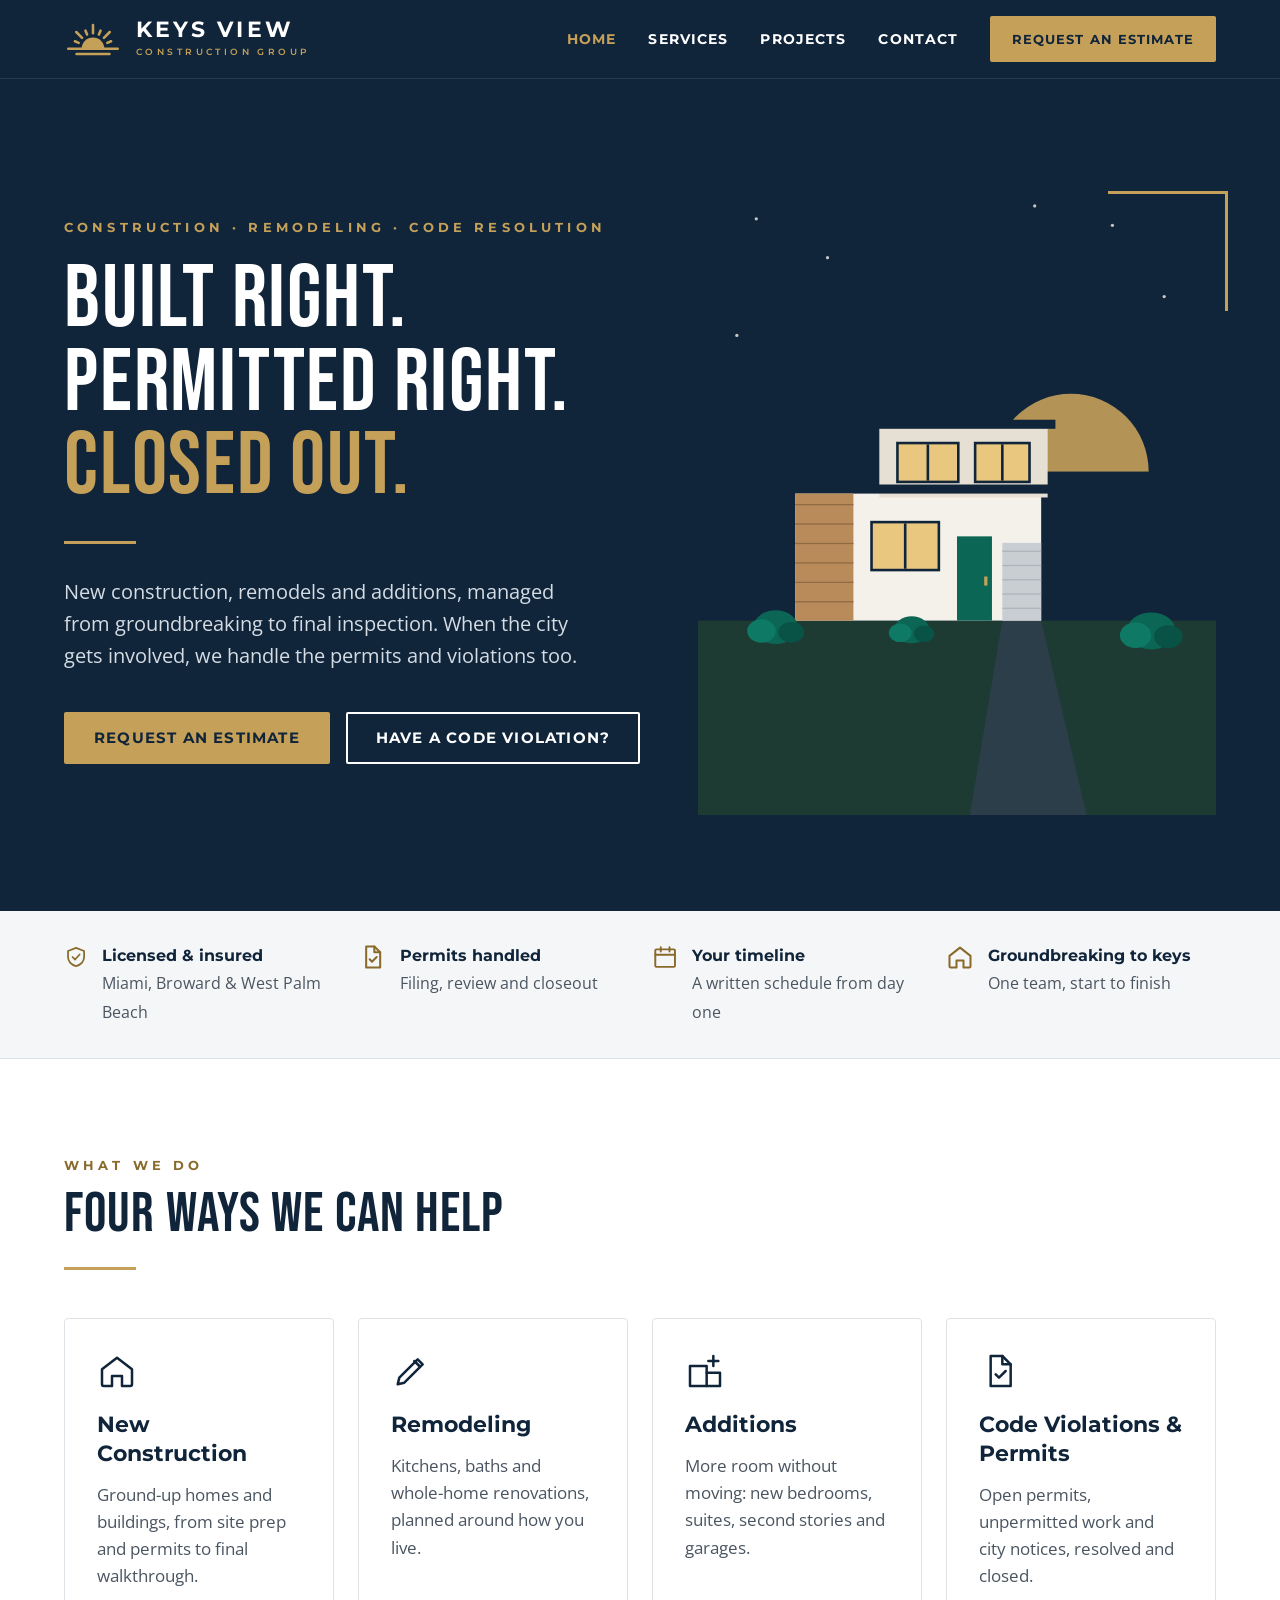
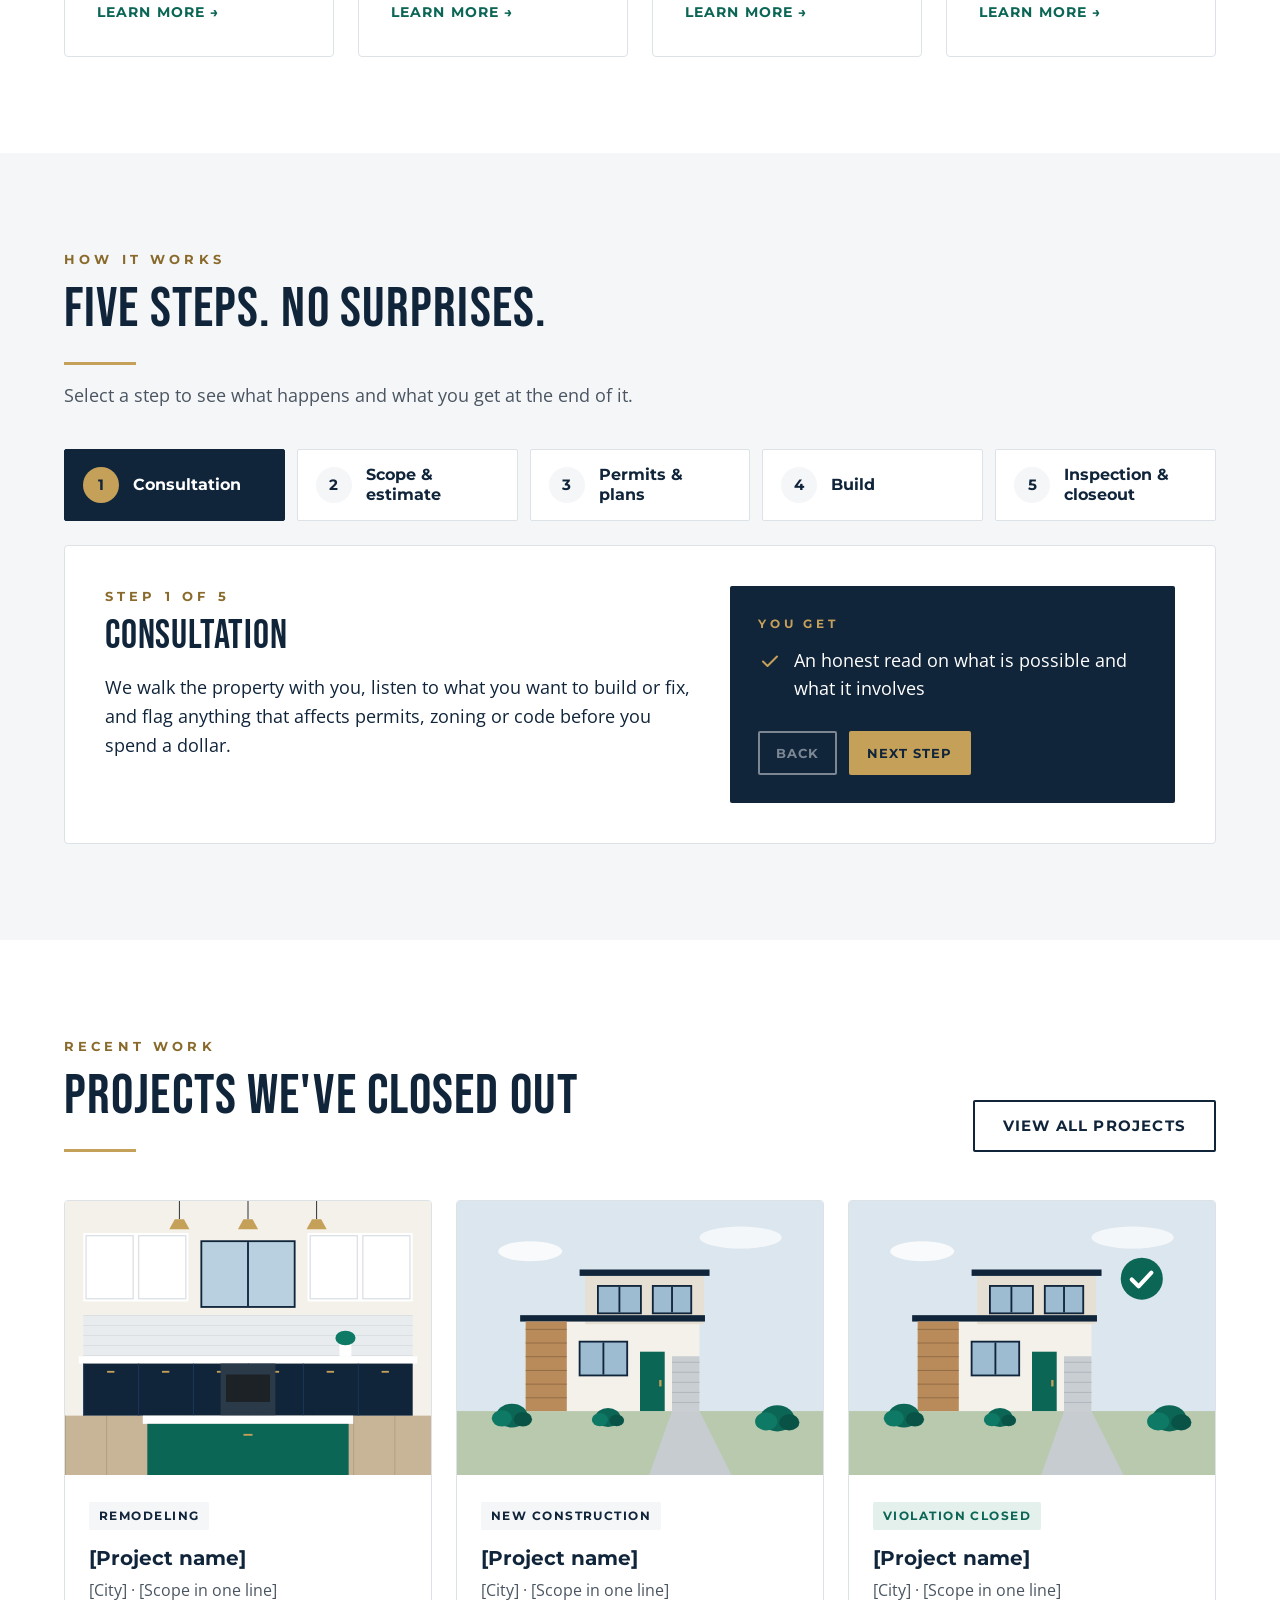
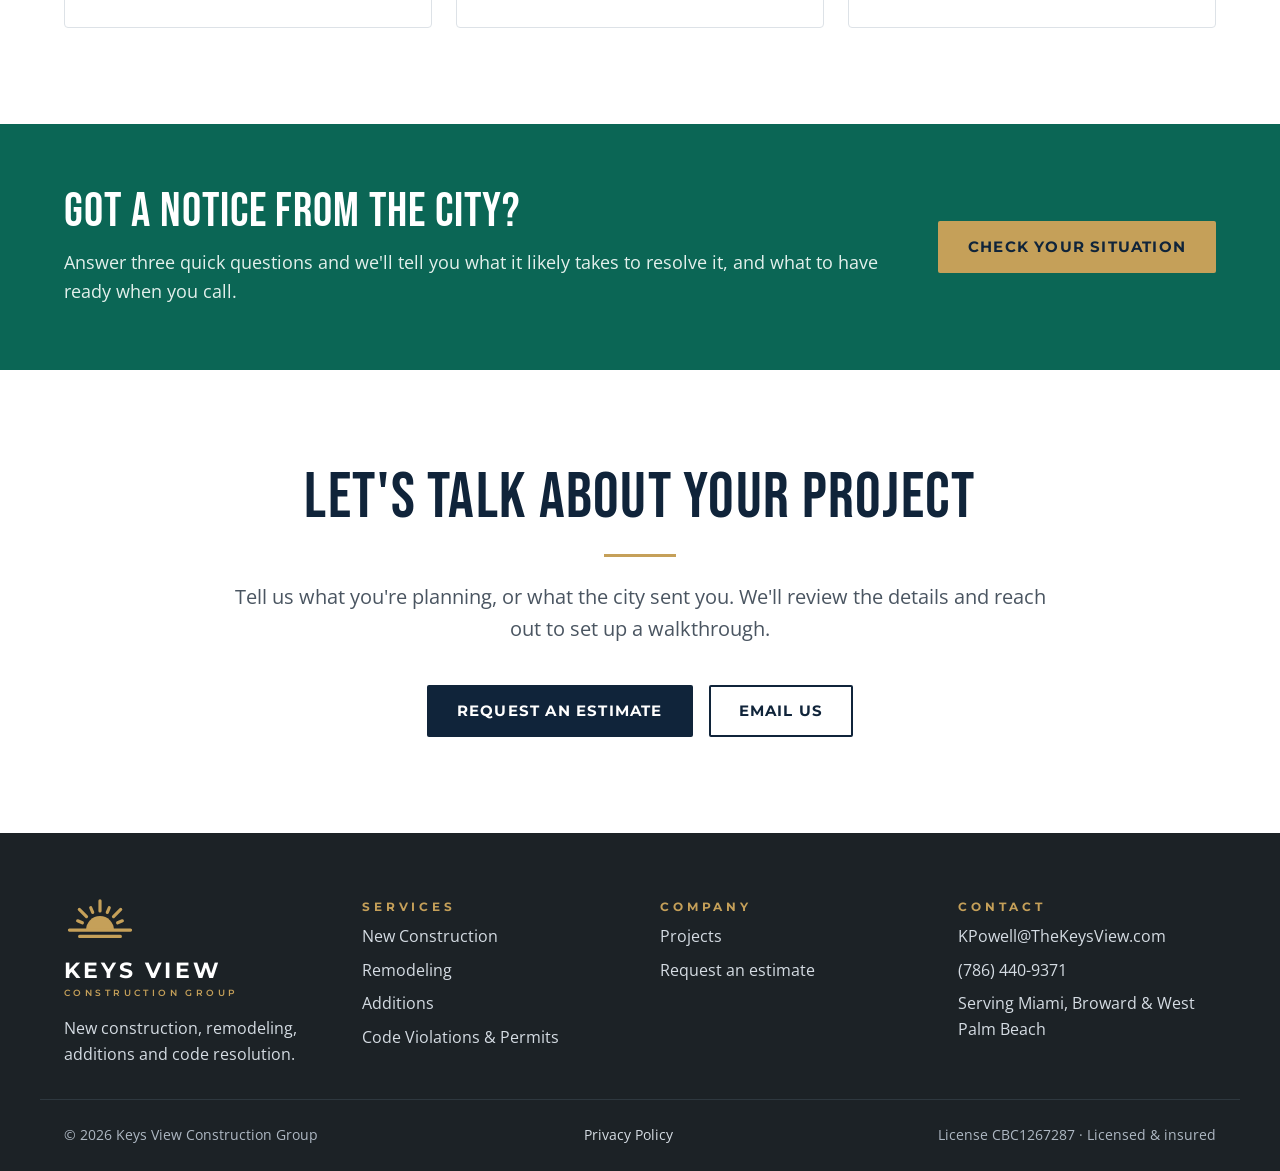
<file: index.html>
<!doctype html>
<html lang="en">
<head>
<meta charset="utf-8">
<meta name="viewport" content="width=device-width, initial-scale=1">
<title>Keys View Construction Group | Construction, Remodeling & Code Resolution</title>
<meta name="description" content="New construction, remodeling, additions and code violation resolution. Keys View Construction Group manages your project from groundbreaking to final inspection.">
<meta property="og:title" content="Keys View Construction Group | Construction, Remodeling & Code Resolution">
<meta property="og:description" content="New construction, remodeling, additions and code violation resolution. Keys View Construction Group manages your project from groundbreaking to final inspection.">
<meta property="og:type" content="website">
<meta name="theme-color" content="#10243A">
<link rel="icon" href="images/favicon.svg" type="image/svg+xml">
<link rel="preconnect" href="https://fonts.googleapis.com">
<link rel="preconnect" href="https://fonts.gstatic.com" crossorigin>
<link href="https://fonts.googleapis.com/css2?family=Bebas+Neue&amp;family=Montserrat:wght@600;700&amp;family=Open+Sans:wght@400;600&amp;display=swap" rel="stylesheet">
<link rel="stylesheet" href="css/styles.css">
</head>
<body>
<a class="skip" href="#main">Skip to content</a>
<div style="font-family: 'Open Sans', system-ui, sans-serif; color: #10243A; background: #FFFFFF; font-size: 18px; line-height: 1.6">

<header style="background: #10243A">
  <div style="max-width: 1200px; margin: 0 auto; padding: 16px 24px; display: flex; flex-wrap: wrap; align-items: center; justify-content: space-between; gap: 16px">
    <a href="index.html" aria-label="Keys View Construction Group, home" style="display: flex; align-items: center; gap: 14px; text-decoration: none; color: #FFFFFF; min-height: 44px">
      <svg width="58" height="34" viewBox="4 4 56 33" fill="none" stroke="#C5A059" stroke-width="2.5" stroke-linecap="round" aria-hidden="true"><path d="M21 30a11 11 0 0 1 22 0z" fill="#C5A059" stroke="none"></path><path d="M18.14 24.26L14.44 22.72M21.39 19.39L15.74 13.74M26.26 16.14L24.72 12.44M32 15V7M37.74 16.14L39.28 12.44M42.61 19.39L48.26 13.74M45.86 24.26L49.56 22.72M8 30H56M16 35H48"></path></svg>
      <span style="display: flex; flex-direction: column">
        <span style="font-family: Montserrat, system-ui, sans-serif; font-weight: 700; font-size: 22px; line-height: 1.1; letter-spacing: 0.14em">KEYS VIEW</span>
        <span style="font-family: Montserrat, system-ui, sans-serif; font-weight: 600; font-size: 9px; letter-spacing: 0.38em; color: #C5A059; margin-top: 3px">CONSTRUCTION GROUP</span>
      </span>
    </a>
    <nav aria-label="Main" style="display: flex; flex-wrap: wrap; align-items: center; gap: 8px 32px">
      <a class="navlink" href="index.html" aria-current="page" style="color: #C5A059">Home</a>
      <a class="navlink" href="services.html">Services</a>
      <a class="navlink" href="projects.html">Projects</a>
      <a class="navlink" href="contact.html">Contact</a>
      <a class="btn btn-gold" href="contact.html" style="min-height: 46px; padding: 0 20px; font-size: 13px">Request an estimate</a>
    </nav>
  </div>
</header>
<main id="main">

<section style="background: #10243A; color: #FFFFFF; border-top: 1px solid #22394F">
  <div style="max-width: 1200px; margin: 0 auto; padding: 88px 24px 96px; display: flex; flex-wrap: wrap; gap: 56px; align-items: center">
    <div style="flex: 1 1 480px; min-width: 0">
      <p style="margin: 0 0 20px; font-family: Montserrat, system-ui, sans-serif; font-weight: 700; font-size: 13px; letter-spacing: 0.32em; color: #C5A059">CONSTRUCTION · REMODELING · CODE RESOLUTION</p>
      <h1 style="margin: 0; font-family: 'Bebas Neue', Impact, sans-serif; font-weight: 400; font-size: 88px; line-height: 0.95; letter-spacing: 0.02em">Built right.<br>Permitted right.<br><span style="color: #C5A059">Closed out.</span></h1>
      <div style="width: 72px; height: 3px; background: #C5A059; margin: 32px 0"></div>
      <p style="margin: 0 0 40px; font-size: 20px; line-height: 1.6; color: #D5DCE3; max-width: 540px">New construction, remodels and additions, managed from groundbreaking to final inspection. When the city gets involved, we handle the permits and violations too.</p>
      <div style="display: flex; flex-wrap: wrap; gap: 16px">
        <a class="btn btn-gold" href="contact.html">Request an estimate</a>
        <a class="btn btn-ghost" href="services.html#checker">Have a code violation?</a>
      </div>
    </div>
    <div style="flex: 1 1 420px; min-width: 0">
      <div style="aspect-ratio: 4 / 5; position: relative">
        <img src="images/hero-home-dusk.svg" alt="A modern two-story home at dusk with the sun setting behind it" style="width: 100%; height: 100%; object-fit: cover; display: block">
        <div style="position: absolute; top: 24px; right: -12px; width: 120px; height: 120px; border-top: 3px solid #C5A059; border-right: 3px solid #C5A059" aria-hidden="true"></div>
      </div>
    </div>
  </div>
</section>

<section aria-label="Why Keys View" style="background: #F5F6F8; border-bottom: 1px solid #DDE2E7">
  <div style="max-width: 1200px; margin: 0 auto; padding: 32px 24px; display: grid; grid-template-columns: repeat(auto-fit, minmax(240px, 1fr)); gap: 24px">
    <div style="display: flex; gap: 14px; align-items: flex-start">
      <svg width="28" height="28" viewBox="0 0 24 24" fill="none" stroke="#8A6A2B" stroke-width="1.75" stroke-linecap="round" stroke-linejoin="round" aria-hidden="true"><path d="M12 3l8 3v6c0 4.5-3.4 8.2-8 9-4.6-.8-8-4.5-8-9V6z"></path><path d="M8.5 12l2.5 2.5 4.5-5"></path></svg>
      <div><strong style="display: block; font-family: Montserrat, system-ui, sans-serif; font-size: 16px">Licensed &amp; insured</strong><span style="font-size: 16px; color: #4A5561">Miami, Broward &amp; West Palm Beach</span></div>
    </div>
    <div style="display: flex; gap: 14px; align-items: flex-start">
      <svg width="28" height="28" viewBox="0 0 24 24" fill="none" stroke="#8A6A2B" stroke-width="1.75" stroke-linecap="round" stroke-linejoin="round" aria-hidden="true"><path d="M7 3h7l5 5v13H7z"></path><path d="M14 3v5h5"></path><path d="M10 14l2 2 4-4"></path></svg>
      <div><strong style="display: block; font-family: Montserrat, system-ui, sans-serif; font-size: 16px">Permits handled</strong><span style="font-size: 16px; color: #4A5561">Filing, review and closeout</span></div>
    </div>
    <div style="display: flex; gap: 14px; align-items: flex-start">
      <svg width="28" height="28" viewBox="0 0 24 24" fill="none" stroke="#8A6A2B" stroke-width="1.75" stroke-linecap="round" stroke-linejoin="round" aria-hidden="true"><rect x="3" y="5" width="18" height="16" rx="1"></rect><path d="M3 10h18M8 3v4M16 3v4"></path></svg>
      <div><strong style="display: block; font-family: Montserrat, system-ui, sans-serif; font-size: 16px">Your timeline</strong><span style="font-size: 16px; color: #4A5561">A written schedule from day one</span></div>
    </div>
    <div style="display: flex; gap: 14px; align-items: flex-start">
      <svg width="28" height="28" viewBox="0 0 24 24" fill="none" stroke="#8A6A2B" stroke-width="1.75" stroke-linecap="round" stroke-linejoin="round" aria-hidden="true"><path d="M3 11l9-7 9 7v9a1 1 0 0 1-1 1h-5v-6h-6v6H4a1 1 0 0 1-1-1z"></path></svg>
      <div><strong style="display: block; font-family: Montserrat, system-ui, sans-serif; font-size: 16px">Groundbreaking to keys</strong><span style="font-size: 16px; color: #4A5561">One team, start to finish</span></div>
    </div>
  </div>
</section>

<section style="background: #FFFFFF">
  <div style="max-width: 1200px; margin: 0 auto; padding: 96px 24px">
    <p style="margin: 0 0 12px; font-family: Montserrat, system-ui, sans-serif; font-weight: 700; font-size: 13px; letter-spacing: 0.32em; color: #8A6A2B">WHAT WE DO</p>
    <h2 style="margin: 0; font-family: 'Bebas Neue', Impact, sans-serif; font-weight: 400; font-size: 56px; line-height: 1; letter-spacing: 0.02em">Four ways we can help</h2>
    <div style="width: 72px; height: 3px; background: #C5A059; margin: 24px 0 48px"></div>
    <div style="display: grid; grid-template-columns: repeat(auto-fit, minmax(min(260px, 100%), 1fr)); gap: 24px">
      <a class="card" href="services.html#new" style="display: flex; flex-direction: column; gap: 12px; padding: 32px; border: 1px solid #DDE2E7; border-radius: 4px; text-decoration: none; color: #10243A">
        <svg width="40" height="40" viewBox="0 0 24 24" fill="none" stroke="#10243A" stroke-width="1.5" stroke-linecap="round" stroke-linejoin="round" aria-hidden="true"><path d="M3 11l9-7 9 7v9a1 1 0 0 1-1 1h-5v-6h-6v6H4a1 1 0 0 1-1-1z"></path></svg>
        <h3 style="margin: 8px 0 0; font-family: Montserrat, system-ui, sans-serif; font-size: 22px; line-height: 1.3">New Construction</h3>
        <p style="margin: 0; font-size: 17px; color: #4A5561">Ground-up homes and buildings, from site prep and permits to final walkthrough.</p>
        <span style="margin-top: auto; font-family: Montserrat, system-ui, sans-serif; font-weight: 700; font-size: 14px; letter-spacing: 0.08em; color: #0B6655">LEARN MORE →</span>
      </a>
      <a class="card" href="services.html#remodel" style="display: flex; flex-direction: column; gap: 12px; padding: 32px; border: 1px solid #DDE2E7; border-radius: 4px; text-decoration: none; color: #10243A">
        <svg width="40" height="40" viewBox="0 0 24 24" fill="none" stroke="#10243A" stroke-width="1.5" stroke-linecap="round" stroke-linejoin="round" aria-hidden="true"><path d="M4 20l4-1 11-11-3-3L5 16z"></path><path d="M14 6l3 3"></path></svg>
        <h3 style="margin: 8px 0 0; font-family: Montserrat, system-ui, sans-serif; font-size: 22px; line-height: 1.3">Remodeling</h3>
        <p style="margin: 0; font-size: 17px; color: #4A5561">Kitchens, baths and whole-home renovations, planned around how you live.</p>
        <span style="margin-top: auto; font-family: Montserrat, system-ui, sans-serif; font-weight: 700; font-size: 14px; letter-spacing: 0.08em; color: #0B6655">LEARN MORE →</span>
      </a>
      <a class="card" href="services.html#additions" style="display: flex; flex-direction: column; gap: 12px; padding: 32px; border: 1px solid #DDE2E7; border-radius: 4px; text-decoration: none; color: #10243A">
        <svg width="40" height="40" viewBox="0 0 24 24" fill="none" stroke="#10243A" stroke-width="1.5" stroke-linecap="round" stroke-linejoin="round" aria-hidden="true"><rect x="3" y="9" width="10" height="12"></rect><path d="M13 13h8v8h-8"></path><path d="M17 3v6M14 6h6"></path></svg>
        <h3 style="margin: 8px 0 0; font-family: Montserrat, system-ui, sans-serif; font-size: 22px; line-height: 1.3">Additions</h3>
        <p style="margin: 0; font-size: 17px; color: #4A5561">More room without moving: new bedrooms, suites, second stories and garages.</p>
        <span style="margin-top: auto; font-family: Montserrat, system-ui, sans-serif; font-weight: 700; font-size: 14px; letter-spacing: 0.08em; color: #0B6655">LEARN MORE →</span>
      </a>
      <a class="card" href="services.html#code" style="display: flex; flex-direction: column; gap: 12px; padding: 32px; border: 1px solid #DDE2E7; border-radius: 4px; text-decoration: none; color: #10243A">
        <svg width="40" height="40" viewBox="0 0 24 24" fill="none" stroke="#10243A" stroke-width="1.5" stroke-linecap="round" stroke-linejoin="round" aria-hidden="true"><path d="M7 3h7l5 5v13H7z"></path><path d="M14 3v5h5"></path><path d="M10 14l2 2 4-4"></path></svg>
        <h3 style="margin: 8px 0 0; font-family: Montserrat, system-ui, sans-serif; font-size: 22px; line-height: 1.3">Code Violations &amp; Permits</h3>
        <p style="margin: 0; font-size: 17px; color: #4A5561">Open permits, unpermitted work and city notices, resolved and closed.</p>
        <span style="margin-top: auto; font-family: Montserrat, system-ui, sans-serif; font-weight: 700; font-size: 14px; letter-spacing: 0.08em; color: #0B6655">LEARN MORE →</span>
      </a>
    </div>
  </div>
</section>

<section aria-labelledby="process-h" style="background: #F5F6F8">
  <div style="max-width: 1200px; margin: 0 auto; padding: 96px 24px">
    <p style="margin: 0 0 12px; font-family: Montserrat, system-ui, sans-serif; font-weight: 700; font-size: 13px; letter-spacing: 0.32em; color: #8A6A2B">HOW IT WORKS</p>
    <h2 id="process-h" style="margin: 0; font-family: 'Bebas Neue', Impact, sans-serif; font-weight: 400; font-size: 56px; line-height: 1; letter-spacing: 0.02em">Five steps. No surprises.</h2>
    <div style="width: 72px; height: 3px; background: #C5A059; margin: 24px 0 16px"></div>
    <p style="margin: 0 0 40px; color: #4A5561; max-width: 640px">Select a step to see what happens and what you get at the end of it.</p>
    <div id="kv-steps" role="tablist" aria-label="Project process" style="display: grid; grid-template-columns: repeat(auto-fit, minmax(190px, 1fr)); gap: 12px"></div>
    <div role="tabpanel" class="pad-box" style="margin-top: 24px; background: #FFFFFF; border: 1px solid #DDE2E7; border-radius: 4px; padding: 40px; display: flex; flex-wrap: wrap; gap: 40px" aria-live="polite">
      <div style="flex: 1 1 420px; min-width: 0">
        <p style="margin: 0 0 8px; font-family: Montserrat, system-ui, sans-serif; font-weight: 700; font-size: 13px; letter-spacing: 0.32em; color: #8A6A2B">STEP <span id="step-num">1</span> OF 5</p>
        <h3 id="step-title" style="margin: 0 0 16px; font-family: 'Bebas Neue', Impact, sans-serif; font-weight: 400; font-size: 40px; line-height: 1.05; letter-spacing: 0.02em">Consultation</h3>
        <p id="step-body" style="margin: 0; font-size: 18px; color: #10243A"></p>
      </div>
      <div style="flex: 1 1 280px; min-width: 0; background: #10243A; color: #FFFFFF; padding: 28px; border-radius: 2px; display: flex; flex-direction: column; gap: 12px">
        <span style="font-family: Montserrat, system-ui, sans-serif; font-weight: 700; font-size: 12px; letter-spacing: 0.32em; color: #C5A059">YOU GET</span>
        <div style="display: flex; gap: 12px; align-items: flex-start">
          <svg width="24" height="24" viewBox="0 0 24 24" fill="none" stroke="#C5A059" stroke-width="2" stroke-linecap="round" stroke-linejoin="round" aria-hidden="true" style="flex: none; margin-top: 3px"><path d="M5 12.5l4.5 4.5L19 7.5"></path></svg>
          <span id="step-deliv" style="font-size: 18px"></span>
        </div>
        <div style="display: flex; gap: 12px; margin-top: auto; padding-top: 16px">
          <button type="button" class="btn btn-ghost btn-sm" id="step-prev">Back</button>
          <button type="button" class="btn btn-gold btn-sm" id="step-next">Next step</button>
        </div>
      </div>
    </div>
  </div>
</section>

<section style="background: #FFFFFF">
  <div style="max-width: 1200px; margin: 0 auto; padding: 96px 24px">
    <div style="display: flex; flex-wrap: wrap; justify-content: space-between; align-items: flex-end; gap: 24px">
      <div>
        <p style="margin: 0 0 12px; font-family: Montserrat, system-ui, sans-serif; font-weight: 700; font-size: 13px; letter-spacing: 0.32em; color: #8A6A2B">RECENT WORK</p>
        <h2 style="margin: 0; font-family: 'Bebas Neue', Impact, sans-serif; font-weight: 400; font-size: 56px; line-height: 1; letter-spacing: 0.02em">Projects we've closed out</h2>
        <div style="width: 72px; height: 3px; background: #C5A059; margin-top: 24px"></div>
      </div>
      <a class="btn btn-line" href="projects.html">View all projects</a>
    </div>
    <div style="margin-top: 48px; display: grid; grid-template-columns: repeat(auto-fit, minmax(min(300px, 100%), 1fr)); gap: 24px">
      <a class="card" href="projects.html" style="display: block; text-decoration: none; color: #10243A; border: 1px solid #DDE2E7; border-radius: 4px; overflow: hidden">
        <img src="images/kitchen-after.svg" alt="Remodeled kitchen with navy cabinets and an emerald island" style="width: 100%; aspect-ratio: 4 / 3; object-fit: cover; display: block">
        <div style="padding: 24px">
          <span style="display: inline-block; padding: 4px 10px; background: #F5F6F8; border-radius: 2px; font-family: Montserrat, system-ui, sans-serif; font-weight: 700; font-size: 12px; letter-spacing: 0.12em; color: #10243A">REMODELING</span>
          <h3 style="margin: 12px 0 4px; font-family: Montserrat, system-ui, sans-serif; font-size: 20px">[Project name]</h3>
          <p style="margin: 0; font-size: 16px; color: #4A5561">[City] · [Scope in one line]</p>
        </div>
      </a>
      <a class="card" href="projects.html" style="display: block; text-decoration: none; color: #10243A; border: 1px solid #DDE2E7; border-radius: 4px; overflow: hidden">
        <img src="images/new-home.svg" alt="Newly built modern two-story home" style="width: 100%; aspect-ratio: 4 / 3; object-fit: cover; display: block">
        <div style="padding: 24px">
          <span style="display: inline-block; padding: 4px 10px; background: #F5F6F8; border-radius: 2px; font-family: Montserrat, system-ui, sans-serif; font-weight: 700; font-size: 12px; letter-spacing: 0.12em; color: #10243A">NEW CONSTRUCTION</span>
          <h3 style="margin: 12px 0 4px; font-family: Montserrat, system-ui, sans-serif; font-size: 20px">[Project name]</h3>
          <p style="margin: 0; font-size: 16px; color: #4A5561">[City] · [Scope in one line]</p>
        </div>
      </a>
      <a class="card" href="projects.html" style="display: block; text-decoration: none; color: #10243A; border: 1px solid #DDE2E7; border-radius: 4px; overflow: hidden">
        <img src="images/violation-after.svg" alt="Home with a resolved code violation, marked with a green check" style="width: 100%; aspect-ratio: 4 / 3; object-fit: cover; display: block">
        <div style="padding: 24px">
          <span style="display: inline-block; padding: 4px 10px; background: #E3F0EC; border-radius: 2px; font-family: Montserrat, system-ui, sans-serif; font-weight: 700; font-size: 12px; letter-spacing: 0.12em; color: #0B6655">VIOLATION CLOSED</span>
          <h3 style="margin: 12px 0 4px; font-family: Montserrat, system-ui, sans-serif; font-size: 20px">[Project name]</h3>
          <p style="margin: 0; font-size: 16px; color: #4A5561">[City] · [Scope in one line]</p>
        </div>
      </a>
    </div>
  </div>
</section>

<section style="background: #0B6655; color: #FFFFFF">
  <div style="max-width: 1200px; margin: 0 auto; padding: 64px 24px; display: flex; flex-wrap: wrap; align-items: center; justify-content: space-between; gap: 32px">
    <div style="flex: 1 1 520px; min-width: 0">
      <h2 style="margin: 0 0 12px; font-family: 'Bebas Neue', Impact, sans-serif; font-weight: 400; font-size: 48px; line-height: 1; letter-spacing: 0.02em">Got a notice from the city?</h2>
      <p style="margin: 0; font-size: 18px; color: #E3F0EC">Answer three quick questions and we'll tell you what it likely takes to resolve it, and what to have ready when you call.</p>
    </div>
    <a class="btn btn-gold" href="services.html#checker">Check your situation</a>
  </div>
</section>

<section style="background: #FFFFFF">
  <div style="max-width: 880px; margin: 0 auto; padding: 96px 24px; text-align: center">
    <h2 style="margin: 0; font-family: 'Bebas Neue', Impact, sans-serif; font-weight: 400; font-size: 64px; line-height: 1; letter-spacing: 0.02em">Let's talk about your project</h2>
    <div style="width: 72px; height: 3px; background: #C5A059; margin: 24px auto"></div>
    <p style="margin: 0 0 40px; font-size: 20px; color: #4A5561">Tell us what you're planning, or what the city sent you. We'll review the details and reach out to set up a walkthrough.</p>
    <div style="display: flex; flex-wrap: wrap; gap: 16px; justify-content: center">
      <a class="btn btn-navy" href="contact.html">Request an estimate</a>
      <a class="btn btn-line" href="mailto:kpowell@thekeysview.com">Email us</a>
    </div>
  </div>
</section>

</main>

<footer style="background: #1C2226; color: #D5DCE3">
  <div style="max-width: 1200px; margin: 0 auto; padding: 64px 24px 32px; display: grid; grid-template-columns: repeat(auto-fit, minmax(220px, 1fr)); gap: 40px">
    <div>
      <svg width="72" height="42" viewBox="4 4 56 33" fill="none" stroke="#C5A059" stroke-width="2.5" stroke-linecap="round" aria-hidden="true"><path d="M21 30a11 11 0 0 1 22 0z" fill="#C5A059" stroke="none"></path><path d="M18.14 24.26L14.44 22.72M21.39 19.39L15.74 13.74M26.26 16.14L24.72 12.44M32 15V7M37.74 16.14L39.28 12.44M42.61 19.39L48.26 13.74M45.86 24.26L49.56 22.72M8 30H56M16 35H48"></path></svg>
      <div style="margin-top: 12px; font-family: Montserrat, system-ui, sans-serif; font-weight: 700; font-size: 22px; line-height: 1.1; letter-spacing: 0.14em; color: #FFFFFF">KEYS VIEW</div>
      <div style="font-family: Montserrat, system-ui, sans-serif; font-weight: 600; font-size: 9px; letter-spacing: 0.38em; color: #C5A059; margin-top: 3px">CONSTRUCTION GROUP</div>
      <p style="margin: 16px 0 0; font-size: 16px">New construction, remodeling, additions and code resolution.</p>
    </div>
    <nav aria-label="Services" style="display: flex; flex-direction: column; gap: 8px; font-size: 16px">
      <span style="font-family: Montserrat, system-ui, sans-serif; font-weight: 700; font-size: 12px; letter-spacing: 0.32em; color: #C5A059">SERVICES</span>
      <a class="footlink" href="services.html#new">New Construction</a>
      <a class="footlink" href="services.html#remodel">Remodeling</a>
      <a class="footlink" href="services.html#additions">Additions</a>
      <a class="footlink" href="services.html#code">Code Violations &amp; Permits</a>
    </nav>
    <nav aria-label="Company" style="display: flex; flex-direction: column; gap: 8px; font-size: 16px">
      <span style="font-family: Montserrat, system-ui, sans-serif; font-weight: 700; font-size: 12px; letter-spacing: 0.32em; color: #C5A059">COMPANY</span>
      <a class="footlink" href="projects.html">Projects</a>
      <a class="footlink" href="contact.html">Request an estimate</a>    </nav>
    <div style="display: flex; flex-direction: column; gap: 8px; font-size: 16px">
      <span style="font-family: Montserrat, system-ui, sans-serif; font-weight: 700; font-size: 12px; letter-spacing: 0.32em; color: #C5A059">CONTACT</span>
      <a class="footlink" href="mailto:kpowell@thekeysview.com">KPowell@TheKeysView.com</a>
      <a class="footlink" href="tel:+17864409371">(786) 440-9371</a>
      <span>Serving Miami, Broward &amp; West Palm Beach</span>
    </div>
  </div>
  <div style="max-width: 1200px; margin: 0 auto; padding: 24px; border-top: 1px solid #2E383F; font-size: 14px; color: #AEB8C3; display: flex; flex-wrap: wrap; justify-content: space-between; gap: 12px">
    <span>© <span id="year">2026</span> Keys View Construction Group</span>
    <a class="footlink" href="privacy.html">Privacy Policy</a>
    <span>License CBC1267287 · Licensed &amp; insured</span>
  </div>
</footer>

</div>

<script src="js/main.js" defer></script>
</body>
</html>
</file>
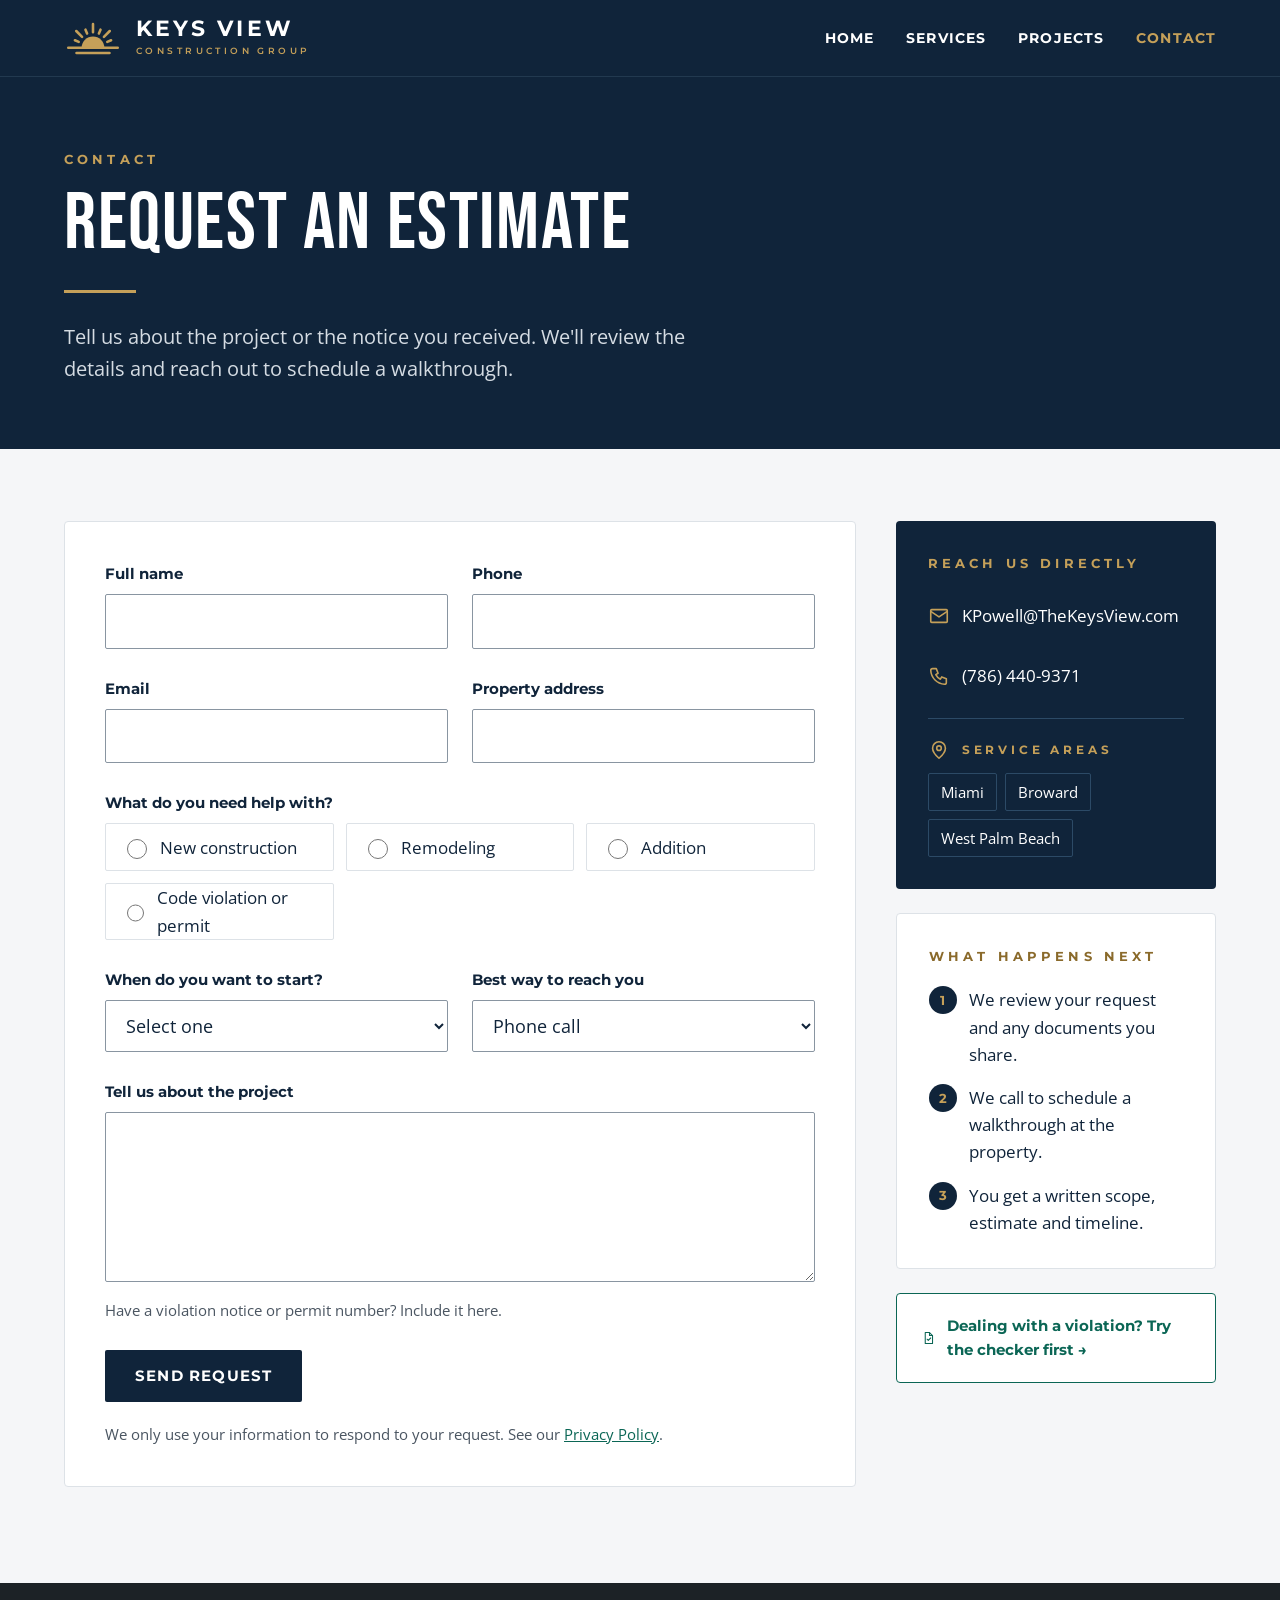
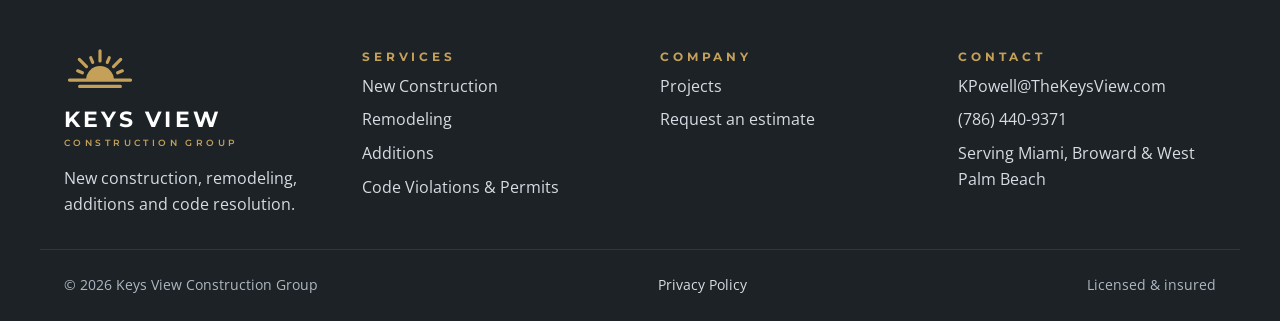
<file: contact.html>
<!doctype html>
<html lang="en">
<head>
<meta charset="utf-8">
<meta name="viewport" content="width=device-width, initial-scale=1">
<title>Request an Estimate | Keys View Construction Group</title>
<meta name="description" content="Request an estimate from Keys View Construction Group for new construction, remodeling, additions or code violation help.">
<meta property="og:title" content="Request an Estimate | Keys View Construction Group">
<meta property="og:description" content="Request an estimate from Keys View Construction Group for new construction, remodeling, additions or code violation help.">
<meta property="og:type" content="website">
<meta name="theme-color" content="#10243A">
<link rel="icon" href="images/favicon.svg" type="image/svg+xml">
<link rel="preconnect" href="https://fonts.googleapis.com">
<link rel="preconnect" href="https://fonts.gstatic.com" crossorigin>
<link href="https://fonts.googleapis.com/css2?family=Bebas+Neue&amp;family=Montserrat:wght@600;700&amp;family=Open+Sans:wght@400;600&amp;display=swap" rel="stylesheet">
<link rel="stylesheet" href="css/styles.css">
</head>
<body>
<a class="skip" href="#main">Skip to content</a>
<div style="font-family: 'Open Sans', system-ui, sans-serif; color: #10243A; background: #FFFFFF; font-size: 18px; line-height: 1.6">

<header style="background: #10243A">
  <div style="max-width: 1200px; margin: 0 auto; padding: 16px 24px; display: flex; flex-wrap: wrap; align-items: center; justify-content: space-between; gap: 16px">
    <a href="index.html" aria-label="Keys View Construction Group, home" style="display: flex; align-items: center; gap: 14px; text-decoration: none; color: #FFFFFF; min-height: 44px">
      <svg width="58" height="34" viewBox="4 4 56 33" fill="none" stroke="#C5A059" stroke-width="2.5" stroke-linecap="round" aria-hidden="true"><path d="M21 30a11 11 0 0 1 22 0z" fill="#C5A059" stroke="none"></path><path d="M18.14 24.26L14.44 22.72M21.39 19.39L15.74 13.74M26.26 16.14L24.72 12.44M32 15V7M37.74 16.14L39.28 12.44M42.61 19.39L48.26 13.74M45.86 24.26L49.56 22.72M8 30H56M16 35H48"></path></svg>
      <span style="display: flex; flex-direction: column">
        <span style="font-family: Montserrat, system-ui, sans-serif; font-weight: 700; font-size: 22px; line-height: 1.1; letter-spacing: 0.14em">KEYS VIEW</span>
        <span style="font-family: Montserrat, system-ui, sans-serif; font-weight: 600; font-size: 9px; letter-spacing: 0.38em; color: #C5A059; margin-top: 3px">CONSTRUCTION GROUP</span>
      </span>
    </a>
    <nav aria-label="Main" style="display: flex; flex-wrap: wrap; align-items: center; gap: 8px 32px">
      <a class="navlink" href="index.html">Home</a>
      <a class="navlink" href="services.html">Services</a>
      <a class="navlink" href="projects.html">Projects</a>
      <a class="navlink" href="contact.html" aria-current="page" style="color: #C5A059">Contact</a>
    </nav>
  </div>
</header>
<main id="main">

<section style="background: #10243A; color: #FFFFFF; border-top: 1px solid #22394F">
  <div style="max-width: 1200px; margin: 0 auto; padding: 72px 24px 64px">
    <p style="margin: 0 0 16px; font-family: Montserrat, system-ui, sans-serif; font-weight: 700; font-size: 13px; letter-spacing: 0.32em; color: #C5A059">CONTACT</p>
    <h1 style="margin: 0; font-family: 'Bebas Neue', Impact, sans-serif; font-weight: 400; font-size: 80px; line-height: 0.95; letter-spacing: 0.02em">Request an estimate</h1>
    <div style="width: 72px; height: 3px; background: #C5A059; margin: 28px 0"></div>
    <p style="margin: 0; font-size: 20px; color: #D5DCE3; max-width: 640px">Tell us about the project or the notice you received. We'll review the details and reach out to schedule a walkthrough.</p>
  </div>
</section>

<section style="background: #F5F6F8">
  <div style="max-width: 1200px; margin: 0 auto; padding: 72px 24px 96px; display: flex; flex-wrap: wrap; gap: 40px; align-items: flex-start">

    <div class="pad-box" style="flex: 999 1 560px; min-width: 0; background: #FFFFFF; border: 1px solid #DDE2E7; border-radius: 4px; padding: 40px">
        <form id="estimate-form" action="https://api.web3forms.com/submit" method="POST" style="display: grid; gap: 28px">
          <input type="hidden" name="access_key" value="67148f28-5520-4e37-a442-448113ba8866">
          <input type="hidden" name="subject" value="New estimate request from thekeysview.com">
          <input type="hidden" name="from_name" value="Keys View Website">
          <!-- Spam trap: hidden from people, bots tend to fill it in. Leave it empty. -->
          <div class="hp" aria-hidden="true"><label for="botcheck">Leave this box unchecked</label><input type="checkbox" id="botcheck" name="botcheck" tabindex="-1" autocomplete="off"></div>
          <div style="display: grid; grid-template-columns: repeat(auto-fit, minmax(240px, 1fr)); gap: 24px">
            <div><label class="lbl" for="name">Full name</label><input class="field" id="name" name="name" type="text" autocomplete="name" required></div>
            <div><label class="lbl" for="phone">Phone</label><input class="field" id="phone" name="phone" type="tel" autocomplete="tel" required></div>
          </div>
          <div style="display: grid; grid-template-columns: repeat(auto-fit, minmax(240px, 1fr)); gap: 24px">
            <div><label class="lbl" for="email">Email</label><input class="field" id="email" name="email" type="email" autocomplete="email" required></div>
            <div><label class="lbl" for="addr">Property address</label><input class="field" id="addr" name="address" type="text" autocomplete="street-address"></div>
          </div>
          <fieldset style="margin: 0; padding: 0; border: 0">
            <legend class="lbl" style="padding: 0">What do you need help with?</legend>
            <div style="display: grid; grid-template-columns: repeat(auto-fit, minmax(220px, 1fr)); gap: 12px">
              <label class="choice"><input type="radio" name="projectType" value="new" required>New construction</label>
              <label class="choice"><input type="radio" name="projectType" value="remodel">Remodeling</label>
              <label class="choice"><input type="radio" name="projectType" value="addition">Addition</label>
              <label class="choice"><input type="radio" name="projectType" value="code">Code violation or permit</label>
            </div>
          </fieldset>
          <div style="display: grid; grid-template-columns: repeat(auto-fit, minmax(240px, 1fr)); gap: 24px">
            <div>
              <label class="lbl" for="when">When do you want to start?</label>
              <select class="field" id="when" name="timeline">
                <option value="">Select one</option>
                <option>As soon as possible</option>
                <option>Within 1–3 months</option>
                <option>In 3–6 months</option>
                <option>Just planning for now</option>
              </select>
            </div>
            <div>
              <label class="lbl" for="contact">Best way to reach you</label>
              <select class="field" id="contact" name="contactPref">
                <option>Phone call</option>
                <option>Text message</option>
                <option>Email</option>
              </select>
            </div>
          </div>
          <div>
            <label class="lbl" for="msg">Tell us about the project</label>
            <textarea class="field" id="msg" name="message" rows="5" style="min-height: 150px; resize: vertical"></textarea>
            <p style="margin: 8px 0 0; font-size: 15px; color: #4A5561">Have a violation notice or permit number? Include it here.</p>
          </div>
          <p id="form-error" role="alert" hidden style="margin: 0; padding: 14px 18px; border: 1px solid #B3261E; background: #FCEEEE; color: #8C1D18; border-radius: 2px">Something went wrong sending your request. Please try again, or email us at <a href="mailto:kpowell@thekeysview.com">KPowell@TheKeysView.com</a>.</p>
          <div style="display: flex; flex-wrap: wrap; align-items: center; gap: 20px">
            <button class="btn btn-navy" type="submit">Send request</button>
            <span style="font-size: 15px; color: #4A5561">We only use your information to respond to your request. See our <a href="privacy.html">Privacy Policy</a>.</span>
          </div>
        </form>
      <div id="form-done" hidden tabindex="-1">
        <div role="status" style="display: flex; flex-direction: column; align-items: flex-start; gap: 16px; padding: 24px 0">
          <div style="width: 64px; height: 64px; border-radius: 50%; background: #10243A; display: flex; align-items: center; justify-content: center">
            <svg width="32" height="32" viewBox="0 0 24 24" fill="none" stroke="#C5A059" stroke-width="2.25" stroke-linecap="round" stroke-linejoin="round" aria-hidden="true"><path d="M5 12.5l4.5 4.5L19 7.5"></path></svg>
          </div>
          <h2 style="margin: 0; font-family: 'Bebas Neue', Impact, sans-serif; font-weight: 400; font-size: 48px; line-height: 1; letter-spacing: 0.02em">Request received</h2>
          <p style="margin: 0; max-width: 520px; color: #4A5561">Thank you for reaching out. We'll review your details and contact you shortly to schedule a walkthrough at the property.</p>
          <p style="margin: 0; max-width: 520px; color: #4A5561">Facing a deadline or hearing date? Call us at <a href="tel:+17864409371" style="font-weight: 600; white-space: nowrap">(786) 440-9371</a>.</p>
          <div style="display: flex; flex-wrap: wrap; gap: 12px; margin-top: 8px">
            <a class="btn btn-navy" href="projects.html">See our projects</a>
            <button type="button" class="btn btn-line" id="form-again">Send another</button>
          </div>
        </div>
      </div>
    </div>

    <aside style="flex: 1 1 320px; min-width: 0; display: grid; gap: 24px">
      <div style="background: #10243A; color: #FFFFFF; border-radius: 4px; padding: 32px">
        <h2 style="margin: 0 0 20px; font-family: Montserrat, system-ui, sans-serif; font-size: 13px; letter-spacing: 0.32em; color: #C5A059">REACH US DIRECTLY</h2>
        <div style="display: grid; gap: 16px; font-size: 17px">
          <a href="mailto:kpowell@thekeysview.com" style="display: flex; gap: 12px; align-items: center; color: #FFFFFF; text-decoration: none; min-height: 44px"><svg width="22" height="22" viewBox="0 0 24 24" fill="none" stroke="#C5A059" stroke-width="1.75" stroke-linecap="round" stroke-linejoin="round" aria-hidden="true"><rect x="3" y="5" width="18" height="14" rx="1"></rect><path d="M3 7l9 6 9-6"></path></svg>KPowell@TheKeysView.com</a>
          <a href="tel:+17864409371" style="display: flex; gap: 12px; align-items: center; color: #FFFFFF; text-decoration: none; min-height: 44px"><svg width="22" height="22" viewBox="0 0 24 24" fill="none" stroke="#C5A059" stroke-width="1.75" stroke-linecap="round" stroke-linejoin="round" aria-hidden="true"><path d="M5 4h4l2 5-2.5 1.5a11 11 0 0 0 5 5L15 13l5 2v4a2 2 0 0 1-2 2A16 16 0 0 1 3 6a2 2 0 0 1 2-2"></path></svg>(786) 440-9371</a>
        </div>
        <div style="margin-top: 20px; padding-top: 20px; border-top: 1px solid #2C4A66">
          <div style="display: flex; gap: 12px; align-items: center; margin-bottom: 12px">
            <svg width="22" height="22" viewBox="0 0 24 24" fill="none" stroke="#C5A059" stroke-width="1.75" stroke-linecap="round" stroke-linejoin="round" aria-hidden="true"><path d="M12 21s-7-6.2-7-11a7 7 0 0 1 14 0c0 4.8-7 11-7 11z"></path><circle cx="12" cy="10" r="2.5"></circle></svg>
            <span style="font-family: Montserrat, system-ui, sans-serif; font-weight: 700; font-size: 12px; letter-spacing: 0.32em; color: #C5A059">SERVICE AREAS</span>
          </div>
          <div style="display: flex; flex-wrap: wrap; gap: 8px">
            <span style="padding: 6px 12px; border: 1px solid #2C4A66; border-radius: 2px; font-size: 15px">Miami</span>
            <span style="padding: 6px 12px; border: 1px solid #2C4A66; border-radius: 2px; font-size: 15px">Broward</span>
            <span style="padding: 6px 12px; border: 1px solid #2C4A66; border-radius: 2px; font-size: 15px">West Palm Beach</span>
          </div>
        </div>
      </div>
      <div style="background: #FFFFFF; border: 1px solid #DDE2E7; border-radius: 4px; padding: 32px">
        <h2 style="margin: 0 0 20px; font-family: Montserrat, system-ui, sans-serif; font-size: 13px; letter-spacing: 0.32em; color: #8A6A2B">WHAT HAPPENS NEXT</h2>
        <ol style="margin: 0; padding: 0; list-style: none; display: grid; gap: 16px; font-size: 17px">
          <li style="display: flex; gap: 12px"><span style="flex: none; width: 28px; height: 28px; border-radius: 50%; background: #10243A; color: #C5A059; display: flex; align-items: center; justify-content: center; font-family: Montserrat, system-ui, sans-serif; font-weight: 700; font-size: 13px">1</span><span>We review your request and any documents you share.</span></li>
          <li style="display: flex; gap: 12px"><span style="flex: none; width: 28px; height: 28px; border-radius: 50%; background: #10243A; color: #C5A059; display: flex; align-items: center; justify-content: center; font-family: Montserrat, system-ui, sans-serif; font-weight: 700; font-size: 13px">2</span><span>We call to schedule a walkthrough at the property.</span></li>
          <li style="display: flex; gap: 12px"><span style="flex: none; width: 28px; height: 28px; border-radius: 50%; background: #10243A; color: #C5A059; display: flex; align-items: center; justify-content: center; font-family: Montserrat, system-ui, sans-serif; font-weight: 700; font-size: 13px">3</span><span>You get a written scope, estimate and timeline.</span></li>
        </ol>
      </div>
      <a href="services.html#checker" style="display: flex; gap: 12px; align-items: center; padding: 20px 24px; background: #FFFFFF; border: 1px solid #0B6655; border-radius: 4px; text-decoration: none; color: #0B6655; font-family: Montserrat, system-ui, sans-serif; font-weight: 700; font-size: 15px">
        <svg width="22" height="22" viewBox="0 0 24 24" fill="none" stroke="#0B6655" stroke-width="1.75" stroke-linecap="round" stroke-linejoin="round" aria-hidden="true"><path d="M7 3h7l5 5v13H7z"></path><path d="M14 3v5h5"></path><path d="M10 14l2 2 4-4"></path></svg>
        Dealing with a violation? Try the checker first →
      </a>
    </aside>
  </div>
</section>

</main>

<footer style="background: #1C2226; color: #D5DCE3">
  <div style="max-width: 1200px; margin: 0 auto; padding: 64px 24px 32px; display: grid; grid-template-columns: repeat(auto-fit, minmax(220px, 1fr)); gap: 40px">
    <div>
      <svg width="72" height="42" viewBox="4 4 56 33" fill="none" stroke="#C5A059" stroke-width="2.5" stroke-linecap="round" aria-hidden="true"><path d="M21 30a11 11 0 0 1 22 0z" fill="#C5A059" stroke="none"></path><path d="M18.14 24.26L14.44 22.72M21.39 19.39L15.74 13.74M26.26 16.14L24.72 12.44M32 15V7M37.74 16.14L39.28 12.44M42.61 19.39L48.26 13.74M45.86 24.26L49.56 22.72M8 30H56M16 35H48"></path></svg>
      <div style="margin-top: 12px; font-family: Montserrat, system-ui, sans-serif; font-weight: 700; font-size: 22px; line-height: 1.1; letter-spacing: 0.14em; color: #FFFFFF">KEYS VIEW</div>
      <div style="font-family: Montserrat, system-ui, sans-serif; font-weight: 600; font-size: 9px; letter-spacing: 0.38em; color: #C5A059; margin-top: 3px">CONSTRUCTION GROUP</div>
      <p style="margin: 16px 0 0; font-size: 16px">New construction, remodeling, additions and code resolution.</p>
    </div>
    <nav aria-label="Services" style="display: flex; flex-direction: column; gap: 8px; font-size: 16px">
      <span style="font-family: Montserrat, system-ui, sans-serif; font-weight: 700; font-size: 12px; letter-spacing: 0.32em; color: #C5A059">SERVICES</span>
      <a class="footlink" href="services.html#new">New Construction</a>
      <a class="footlink" href="services.html#remodel">Remodeling</a>
      <a class="footlink" href="services.html#additions">Additions</a>
      <a class="footlink" href="services.html#code">Code Violations &amp; Permits</a>
    </nav>
    <nav aria-label="Company" style="display: flex; flex-direction: column; gap: 8px; font-size: 16px">
      <span style="font-family: Montserrat, system-ui, sans-serif; font-weight: 700; font-size: 12px; letter-spacing: 0.32em; color: #C5A059">COMPANY</span>
      <a class="footlink" href="projects.html">Projects</a>
      <a class="footlink" href="contact.html">Request an estimate</a>    </nav>
    <div style="display: flex; flex-direction: column; gap: 8px; font-size: 16px">
      <span style="font-family: Montserrat, system-ui, sans-serif; font-weight: 700; font-size: 12px; letter-spacing: 0.32em; color: #C5A059">CONTACT</span>
      <a class="footlink" href="mailto:kpowell@thekeysview.com">KPowell@TheKeysView.com</a>
      <a class="footlink" href="tel:+17864409371">(786) 440-9371</a>
      <span>Serving Miami, Broward &amp; West Palm Beach</span>
    </div>
  </div>
  <div style="max-width: 1200px; margin: 0 auto; padding: 24px; border-top: 1px solid #2E383F; font-size: 14px; color: #AEB8C3; display: flex; flex-wrap: wrap; justify-content: space-between; gap: 12px">
    <span>© <span id="year">2026</span> Keys View Construction Group</span>
    <a class="footlink" href="privacy.html">Privacy Policy</a>
    <span>Licensed &amp; insured</span>
  </div>
</footer>

</div>

<script src="js/main.js" defer></script>
</body>
</html>
</file>
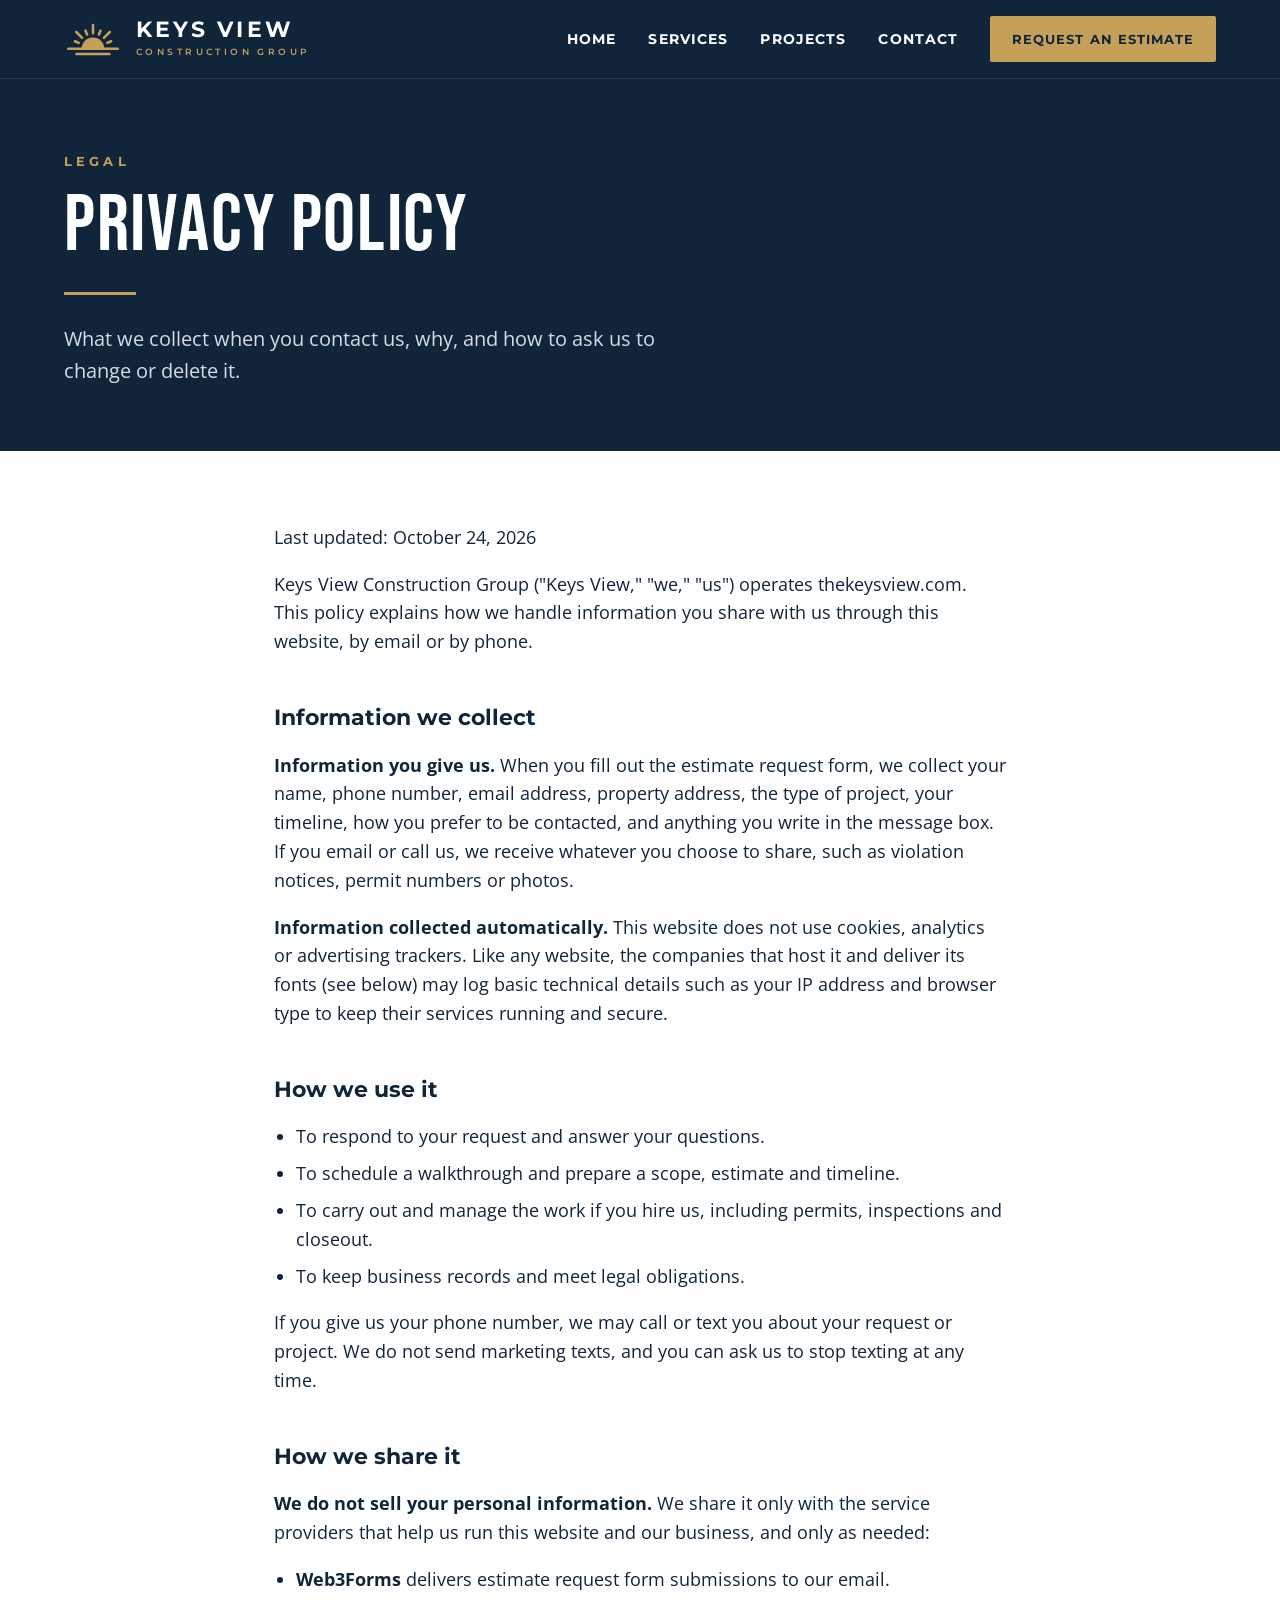
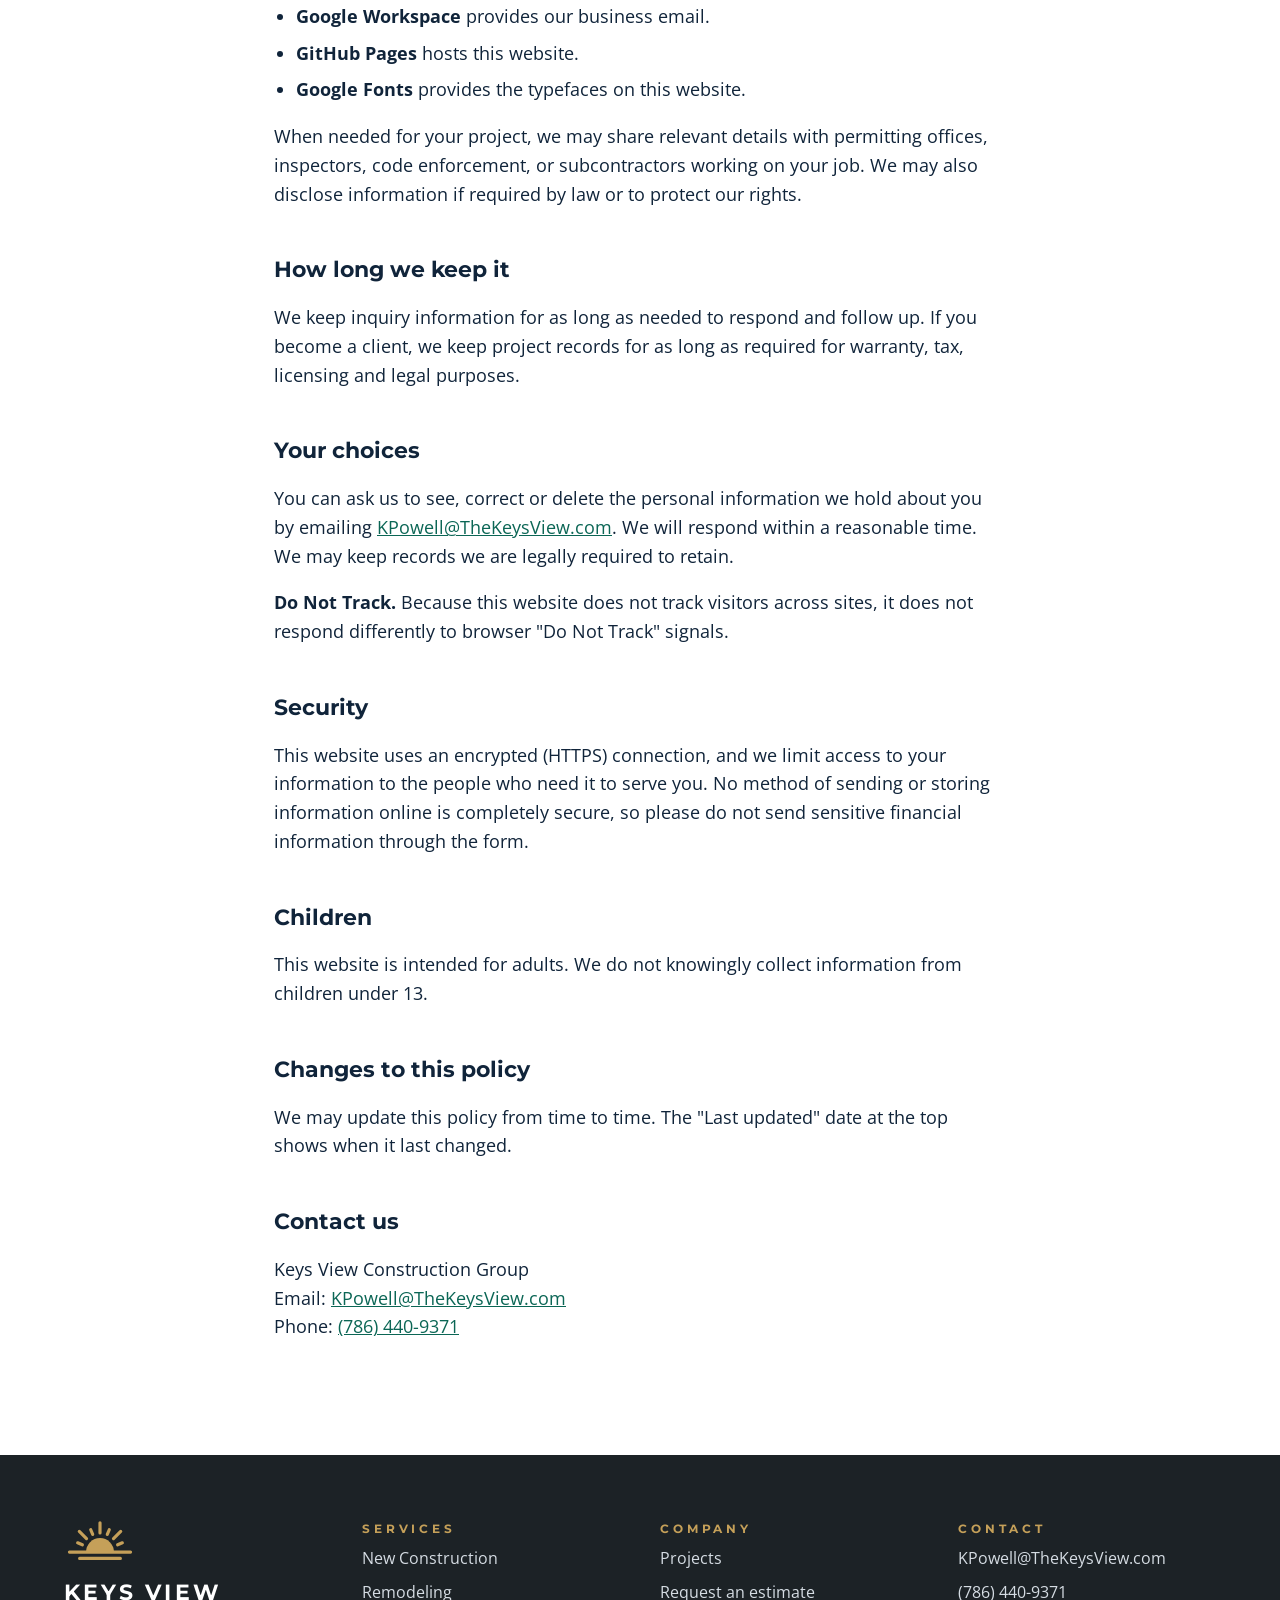
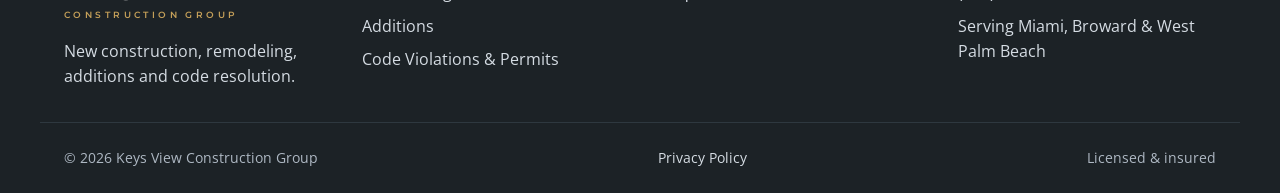
<file: privacy.html>
<!doctype html>
<html lang="en">
<head>
<meta charset="utf-8">
<meta name="viewport" content="width=device-width, initial-scale=1">
<title>Privacy Policy | Keys View Construction Group</title>
<meta name="description" content="How Keys View Construction Group collects, uses and protects the information you share through thekeysview.com.">
<meta property="og:title" content="Privacy Policy | Keys View Construction Group">
<meta property="og:description" content="How Keys View Construction Group collects, uses and protects the information you share through thekeysview.com.">
<meta property="og:type" content="website">
<meta name="theme-color" content="#10243A">
<link rel="icon" href="images/favicon.svg" type="image/svg+xml">
<link rel="preconnect" href="https://fonts.googleapis.com">
<link rel="preconnect" href="https://fonts.gstatic.com" crossorigin>
<link href="https://fonts.googleapis.com/css2?family=Bebas+Neue&amp;family=Montserrat:wght@600;700&amp;family=Open+Sans:wght@400;600&amp;display=swap" rel="stylesheet">
<link rel="stylesheet" href="css/styles.css">
</head>
<body>
<a class="skip" href="#main">Skip to content</a>
<div style="font-family: 'Open Sans', system-ui, sans-serif; color: #10243A; background: #FFFFFF; font-size: 18px; line-height: 1.6">

<header style="background: #10243A">
  <div style="max-width: 1200px; margin: 0 auto; padding: 16px 24px; display: flex; flex-wrap: wrap; align-items: center; justify-content: space-between; gap: 16px">
    <a href="index.html" aria-label="Keys View Construction Group, home" style="display: flex; align-items: center; gap: 14px; text-decoration: none; color: #FFFFFF; min-height: 44px">
      <svg width="58" height="34" viewBox="4 4 56 33" fill="none" stroke="#C5A059" stroke-width="2.5" stroke-linecap="round" aria-hidden="true"><path d="M21 30a11 11 0 0 1 22 0z" fill="#C5A059" stroke="none"></path><path d="M18.14 24.26L14.44 22.72M21.39 19.39L15.74 13.74M26.26 16.14L24.72 12.44M32 15V7M37.74 16.14L39.28 12.44M42.61 19.39L48.26 13.74M45.86 24.26L49.56 22.72M8 30H56M16 35H48"></path></svg>
      <span style="display: flex; flex-direction: column">
        <span style="font-family: Montserrat, system-ui, sans-serif; font-weight: 700; font-size: 22px; line-height: 1.1; letter-spacing: 0.14em">KEYS VIEW</span>
        <span style="font-family: Montserrat, system-ui, sans-serif; font-weight: 600; font-size: 9px; letter-spacing: 0.38em; color: #C5A059; margin-top: 3px">CONSTRUCTION GROUP</span>
      </span>
    </a>
    <nav aria-label="Main" style="display: flex; flex-wrap: wrap; align-items: center; gap: 8px 32px">
      <a class="navlink" href="index.html">Home</a>
      <a class="navlink" href="services.html">Services</a>
      <a class="navlink" href="projects.html">Projects</a>
      <a class="navlink" href="contact.html">Contact</a>
      <a class="btn btn-gold" href="contact.html" style="min-height: 46px; padding: 0 20px; font-size: 13px">Request an estimate</a>
    </nav>
  </div>
</header>
<main id="main">
<section style="background: #10243A; color: #FFFFFF; border-top: 1px solid #22394F">
  <div style="max-width: 1200px; margin: 0 auto; padding: 72px 24px 64px">
    <p style="margin: 0 0 16px; font-family: Montserrat, system-ui, sans-serif; font-weight: 700; font-size: 13px; letter-spacing: 0.32em; color: #C5A059">LEGAL</p>
    <h1 style="margin: 0; font-family: 'Bebas Neue', Impact, sans-serif; font-weight: 400; font-size: 80px; line-height: 0.95; letter-spacing: 0.02em">Privacy Policy</h1>
    <div style="width: 72px; height: 3px; background: #C5A059; margin: 28px 0"></div>
    <p style="margin: 0; font-size: 20px; color: #D5DCE3; max-width: 640px">What we collect when you contact us, why, and how to ask us to change or delete it.</p>
  </div>
</section>

<section style="background: #FFFFFF">
  <div class="legal" style="max-width: 780px; margin: 0 auto; padding: 72px 24px 96px">
    <p class="muted" style="margin-top: 0">Last updated: October 24, 2026</p>

    <p>Keys View Construction Group ("Keys View," "we," "us") operates thekeysview.com. This policy explains how we handle information you share with us through this website, by email or by phone.</p>

    <h2>Information we collect</h2>
    <p><strong>Information you give us.</strong> When you fill out the estimate request form, we collect your name, phone number, email address, property address, the type of project, your timeline, how you prefer to be contacted, and anything you write in the message box. If you email or call us, we receive whatever you choose to share, such as violation notices, permit numbers or photos.</p>
    <p><strong>Information collected automatically.</strong> This website does not use cookies, analytics or advertising trackers. Like any website, the companies that host it and deliver its fonts (see below) may log basic technical details such as your IP address and browser type to keep their services running and secure.</p>

    <h2>How we use it</h2>
    <ul>
      <li>To respond to your request and answer your questions.</li>
      <li>To schedule a walkthrough and prepare a scope, estimate and timeline.</li>
      <li>To carry out and manage the work if you hire us, including permits, inspections and closeout.</li>
      <li>To keep business records and meet legal obligations.</li>
    </ul>
    <p>If you give us your phone number, we may call or text you about your request or project. We do not send marketing texts, and you can ask us to stop texting at any time.</p>

    <h2>How we share it</h2>
    <p><strong>We do not sell your personal information.</strong> We share it only with the service providers that help us run this website and our business, and only as needed:</p>
    <ul>
      <li><strong>Web3Forms</strong> delivers estimate request form submissions to our email.</li>
      <li><strong>Google Workspace</strong> provides our business email.</li>
      <li><strong>GitHub Pages</strong> hosts this website.</li>
      <li><strong>Google Fonts</strong> provides the typefaces on this website.</li>
    </ul>
    <p>When needed for your project, we may share relevant details with permitting offices, inspectors, code enforcement, or subcontractors working on your job. We may also disclose information if required by law or to protect our rights.</p>

    <h2>How long we keep it</h2>
    <p>We keep inquiry information for as long as needed to respond and follow up. If you become a client, we keep project records for as long as required for warranty, tax, licensing and legal purposes.</p>

    <h2>Your choices</h2>
    <p>You can ask us to see, correct or delete the personal information we hold about you by emailing <a href="mailto:kpowell@thekeysview.com">KPowell@TheKeysView.com</a>. We will respond within a reasonable time. We may keep records we are legally required to retain.</p>
    <p><strong>Do Not Track.</strong> Because this website does not track visitors across sites, it does not respond differently to browser "Do Not Track" signals.</p>

    <h2>Security</h2>
    <p>This website uses an encrypted (HTTPS) connection, and we limit access to your information to the people who need it to serve you. No method of sending or storing information online is completely secure, so please do not send sensitive financial information through the form.</p>

    <h2>Children</h2>
    <p>This website is intended for adults. We do not knowingly collect information from children under 13.</p>

    <h2>Changes to this policy</h2>
    <p>We may update this policy from time to time. The "Last updated" date at the top shows when it last changed.</p>

    <h2>Contact us</h2>
    <p>Keys View Construction Group<br>
    Email: <a href="mailto:kpowell@thekeysview.com">KPowell@TheKeysView.com</a><br>
    Phone: <a href="tel:+17864409371">(786) 440-9371</a></p>
  </div>
</section>
</main>

<footer style="background: #1C2226; color: #D5DCE3">
  <div style="max-width: 1200px; margin: 0 auto; padding: 64px 24px 32px; display: grid; grid-template-columns: repeat(auto-fit, minmax(220px, 1fr)); gap: 40px">
    <div>
      <svg width="72" height="42" viewBox="4 4 56 33" fill="none" stroke="#C5A059" stroke-width="2.5" stroke-linecap="round" aria-hidden="true"><path d="M21 30a11 11 0 0 1 22 0z" fill="#C5A059" stroke="none"></path><path d="M18.14 24.26L14.44 22.72M21.39 19.39L15.74 13.74M26.26 16.14L24.72 12.44M32 15V7M37.74 16.14L39.28 12.44M42.61 19.39L48.26 13.74M45.86 24.26L49.56 22.72M8 30H56M16 35H48"></path></svg>
      <div style="margin-top: 12px; font-family: Montserrat, system-ui, sans-serif; font-weight: 700; font-size: 22px; line-height: 1.1; letter-spacing: 0.14em; color: #FFFFFF">KEYS VIEW</div>
      <div style="font-family: Montserrat, system-ui, sans-serif; font-weight: 600; font-size: 9px; letter-spacing: 0.38em; color: #C5A059; margin-top: 3px">CONSTRUCTION GROUP</div>
      <p style="margin: 16px 0 0; font-size: 16px">New construction, remodeling, additions and code resolution.</p>
    </div>
    <nav aria-label="Services" style="display: flex; flex-direction: column; gap: 8px; font-size: 16px">
      <span style="font-family: Montserrat, system-ui, sans-serif; font-weight: 700; font-size: 12px; letter-spacing: 0.32em; color: #C5A059">SERVICES</span>
      <a class="footlink" href="services.html#new">New Construction</a>
      <a class="footlink" href="services.html#remodel">Remodeling</a>
      <a class="footlink" href="services.html#additions">Additions</a>
      <a class="footlink" href="services.html#code">Code Violations &amp; Permits</a>
    </nav>
    <nav aria-label="Company" style="display: flex; flex-direction: column; gap: 8px; font-size: 16px">
      <span style="font-family: Montserrat, system-ui, sans-serif; font-weight: 700; font-size: 12px; letter-spacing: 0.32em; color: #C5A059">COMPANY</span>
      <a class="footlink" href="projects.html">Projects</a>
      <a class="footlink" href="contact.html">Request an estimate</a>    </nav>
    <div style="display: flex; flex-direction: column; gap: 8px; font-size: 16px">
      <span style="font-family: Montserrat, system-ui, sans-serif; font-weight: 700; font-size: 12px; letter-spacing: 0.32em; color: #C5A059">CONTACT</span>
      <a class="footlink" href="mailto:kpowell@thekeysview.com">KPowell@TheKeysView.com</a>
      <a class="footlink" href="tel:+17864409371">(786) 440-9371</a>
      <span>Serving Miami, Broward &amp; West Palm Beach</span>
    </div>
  </div>
  <div style="max-width: 1200px; margin: 0 auto; padding: 24px; border-top: 1px solid #2E383F; font-size: 14px; color: #AEB8C3; display: flex; flex-wrap: wrap; justify-content: space-between; gap: 12px">
    <span>© <span id="year">2026</span> Keys View Construction Group</span>
    <a class="footlink" href="privacy.html">Privacy Policy</a>
    <span>Licensed &amp; insured</span>
  </div>
</footer>

</div>

<script src="js/main.js" defer></script>
</body>
</html>
</file>
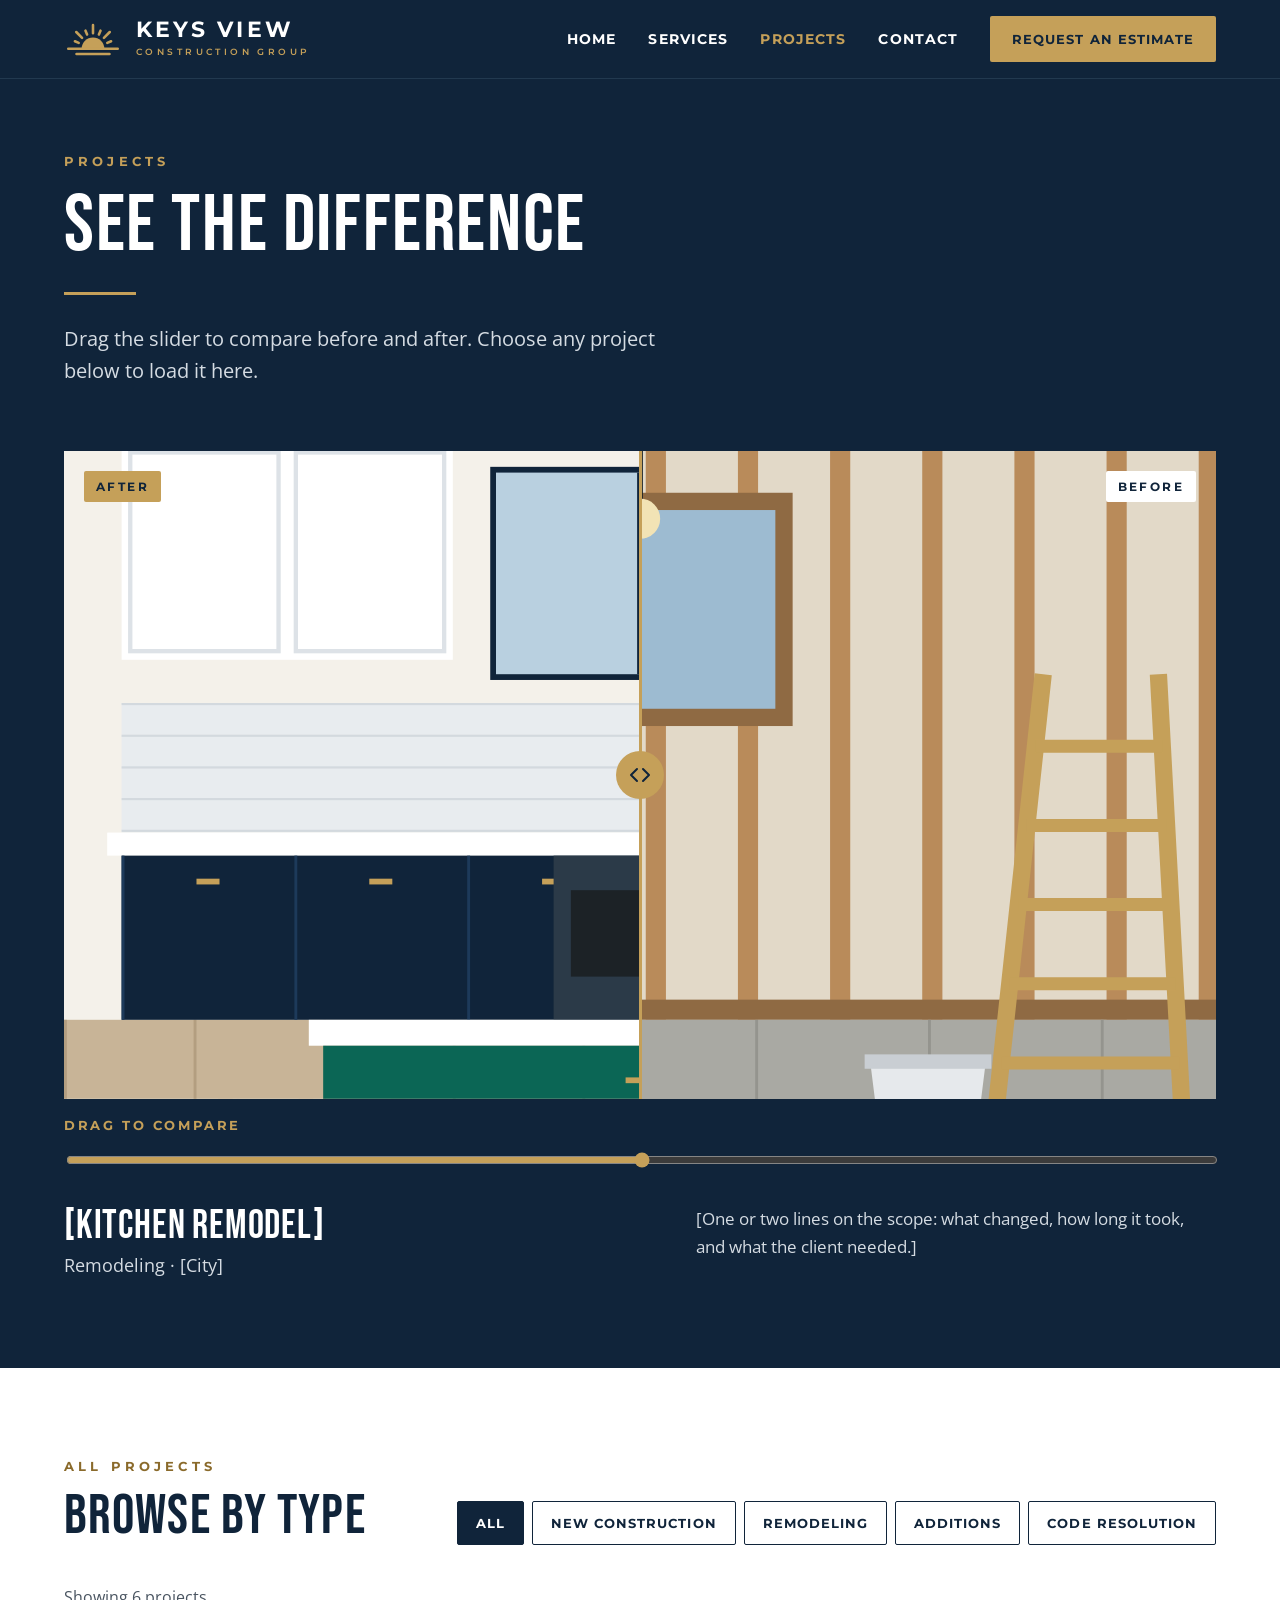
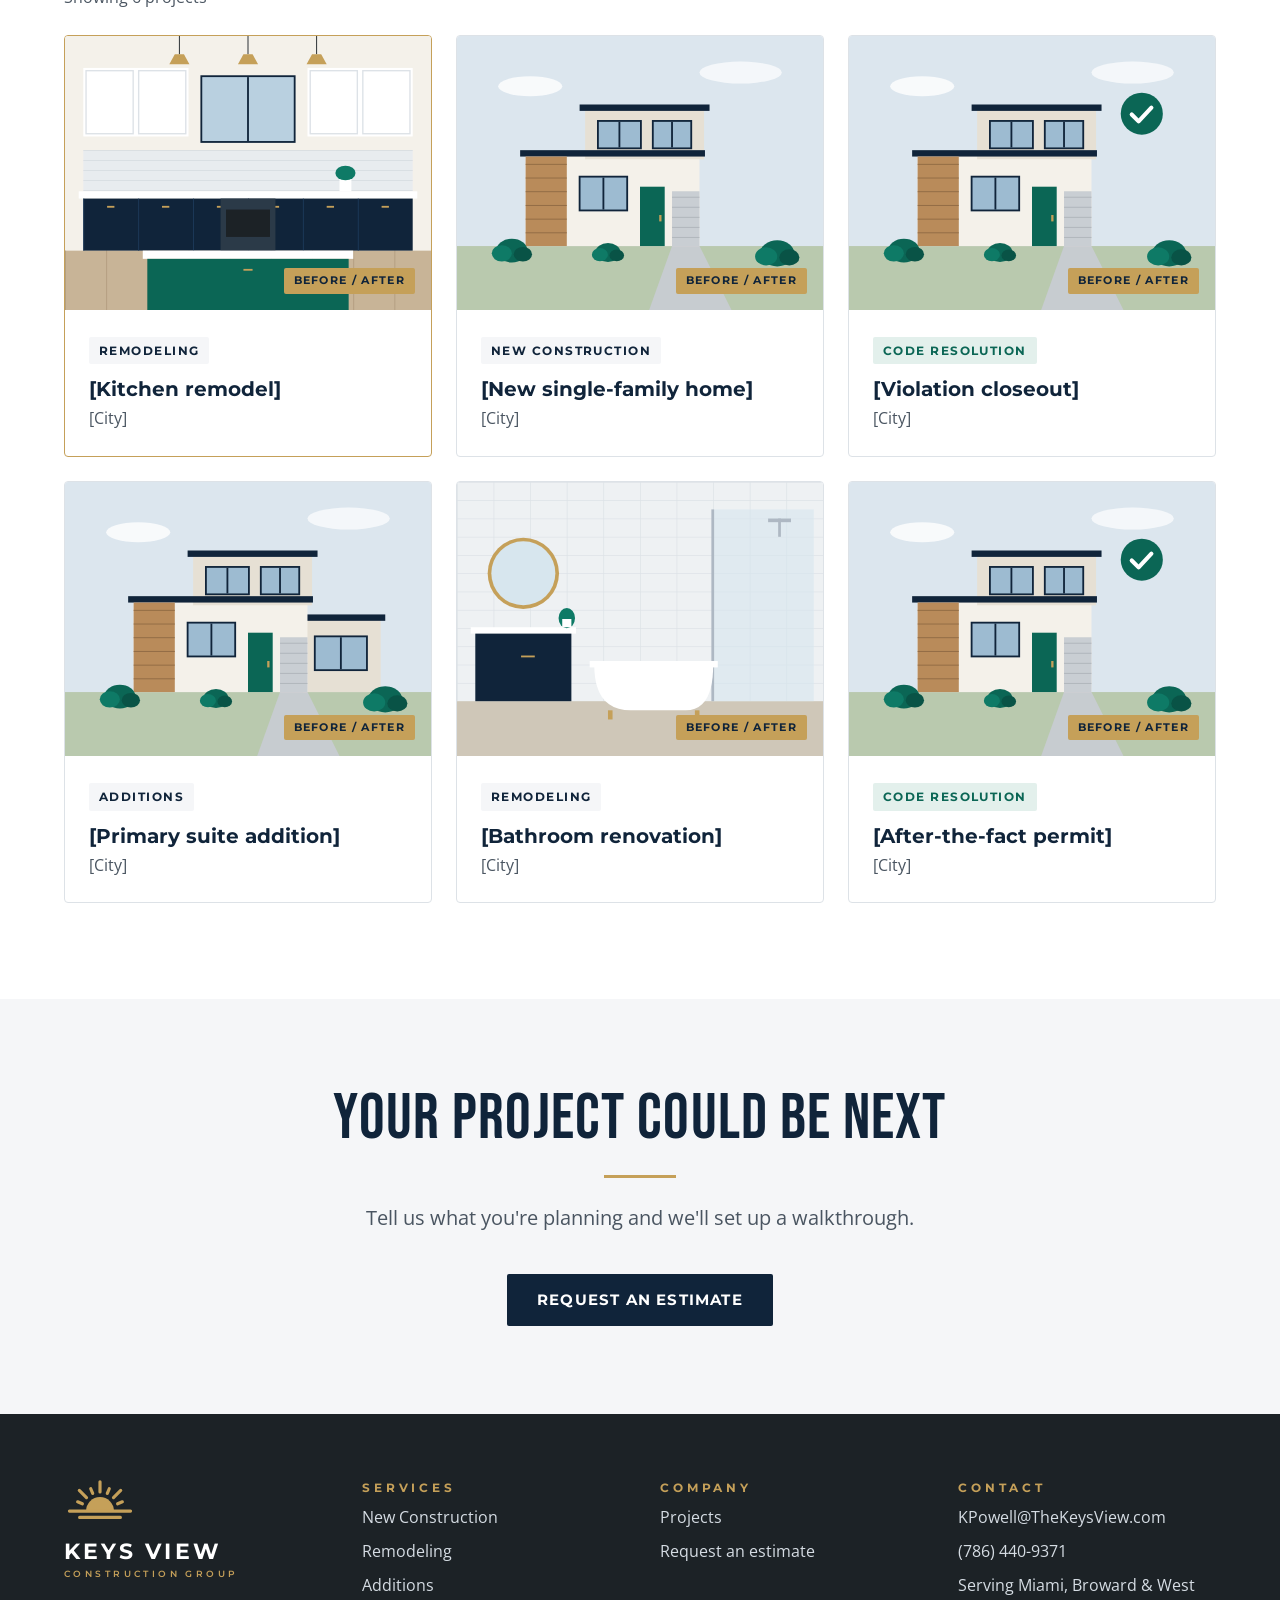
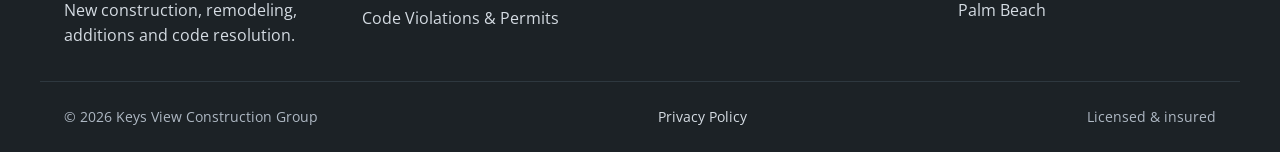
<file: projects.html>
<!doctype html>
<html lang="en">
<head>
<meta charset="utf-8">
<meta name="viewport" content="width=device-width, initial-scale=1">
<title>Projects | Keys View Construction Group</title>
<meta name="description" content="Before and after: new builds, remodels, additions and code violation closeouts by Keys View Construction Group.">
<meta property="og:title" content="Projects | Keys View Construction Group">
<meta property="og:description" content="Before and after: new builds, remodels, additions and code violation closeouts by Keys View Construction Group.">
<meta property="og:type" content="website">
<meta name="theme-color" content="#10243A">
<link rel="icon" href="images/favicon.svg" type="image/svg+xml">
<link rel="preconnect" href="https://fonts.googleapis.com">
<link rel="preconnect" href="https://fonts.gstatic.com" crossorigin>
<link href="https://fonts.googleapis.com/css2?family=Bebas+Neue&amp;family=Montserrat:wght@600;700&amp;family=Open+Sans:wght@400;600&amp;display=swap" rel="stylesheet">
<link rel="stylesheet" href="css/styles.css">
</head>
<body>
<a class="skip" href="#main">Skip to content</a>
<div style="font-family: 'Open Sans', system-ui, sans-serif; color: #10243A; background: #FFFFFF; font-size: 18px; line-height: 1.6">

<header style="background: #10243A">
  <div style="max-width: 1200px; margin: 0 auto; padding: 16px 24px; display: flex; flex-wrap: wrap; align-items: center; justify-content: space-between; gap: 16px">
    <a href="index.html" aria-label="Keys View Construction Group, home" style="display: flex; align-items: center; gap: 14px; text-decoration: none; color: #FFFFFF; min-height: 44px">
      <svg width="58" height="34" viewBox="4 4 56 33" fill="none" stroke="#C5A059" stroke-width="2.5" stroke-linecap="round" aria-hidden="true"><path d="M21 30a11 11 0 0 1 22 0z" fill="#C5A059" stroke="none"></path><path d="M18.14 24.26L14.44 22.72M21.39 19.39L15.74 13.74M26.26 16.14L24.72 12.44M32 15V7M37.74 16.14L39.28 12.44M42.61 19.39L48.26 13.74M45.86 24.26L49.56 22.72M8 30H56M16 35H48"></path></svg>
      <span style="display: flex; flex-direction: column">
        <span style="font-family: Montserrat, system-ui, sans-serif; font-weight: 700; font-size: 22px; line-height: 1.1; letter-spacing: 0.14em">KEYS VIEW</span>
        <span style="font-family: Montserrat, system-ui, sans-serif; font-weight: 600; font-size: 9px; letter-spacing: 0.38em; color: #C5A059; margin-top: 3px">CONSTRUCTION GROUP</span>
      </span>
    </a>
    <nav aria-label="Main" style="display: flex; flex-wrap: wrap; align-items: center; gap: 8px 32px">
      <a class="navlink" href="index.html">Home</a>
      <a class="navlink" href="services.html">Services</a>
      <a class="navlink" href="projects.html" aria-current="page" style="color: #C5A059">Projects</a>
      <a class="navlink" href="contact.html">Contact</a>
      <a class="btn btn-gold" href="contact.html" style="min-height: 46px; padding: 0 20px; font-size: 13px">Request an estimate</a>
    </nav>
  </div>
</header>
<main id="main">

<section style="background: #10243A; color: #FFFFFF; border-top: 1px solid #22394F">
  <div style="max-width: 1200px; margin: 0 auto; padding: 72px 24px 64px">
    <p style="margin: 0 0 16px; font-family: Montserrat, system-ui, sans-serif; font-weight: 700; font-size: 13px; letter-spacing: 0.32em; color: #C5A059">PROJECTS</p>
    <h1 style="margin: 0; font-family: 'Bebas Neue', Impact, sans-serif; font-weight: 400; font-size: 80px; line-height: 0.95; letter-spacing: 0.02em">See the difference</h1>
    <div style="width: 72px; height: 3px; background: #C5A059; margin: 28px 0"></div>
    <p style="margin: 0; font-size: 20px; color: #D5DCE3; max-width: 640px">Drag the slider to compare before and after. Choose any project below to load it here.</p>
  </div>
</section>

<section id="featured" aria-labelledby="featured-h" style="background: #10243A; color: #FFFFFF; scroll-margin-top: 16px">
  <div style="max-width: 1200px; margin: 0 auto; padding: 0 24px 88px">
    <div id="ba-wrap" style="position: relative; aspect-ratio: 16 / 9; overflow: hidden; background: #1C2226" role="img" aria-label="Before and after comparison">
      <img id="ba-before" src="images/kitchen-before.svg" alt="" style="position: absolute; inset: 0; width: 100%; height: 100%; object-fit: cover; display: block">
      <img id="ba-after" src="images/kitchen-after.svg" alt="" style="position: absolute; inset: 0; width: 100%; height: 100%; object-fit: cover; display: block; clip-path: inset(0 50% 0 0)">
      <span style="position: absolute; top: 20px; left: 20px; padding: 6px 12px; background: #C5A059; color: #10243A; font-family: Montserrat, system-ui, sans-serif; font-weight: 700; font-size: 12px; letter-spacing: 0.2em; border-radius: 2px">AFTER</span>
      <span style="position: absolute; top: 20px; right: 20px; padding: 6px 12px; background: #FFFFFF; color: #10243A; font-family: Montserrat, system-ui, sans-serif; font-weight: 700; font-size: 12px; letter-spacing: 0.2em; border-radius: 2px">BEFORE</span>
      <div id="ba-handle" aria-hidden="true" style="position: absolute; top: 0; bottom: 0; left: 50%; width: 3px; margin-left: -1.5px; background: #C5A059">
        <div style="position: absolute; top: 50%; left: 50%; width: 48px; height: 48px; margin: -24px 0 0 -24px; border-radius: 50%; background: #C5A059; display: flex; align-items: center; justify-content: center">
          <svg width="24" height="24" viewBox="0 0 24 24" fill="none" stroke="#10243A" stroke-width="2" stroke-linecap="round" stroke-linejoin="round"><path d="M9 6l-6 6 6 6M15 6l6 6-6 6"></path></svg>
        </div>
      </div>
    </div>
    <label for="ba" style="display: block; margin-top: 16px; font-family: Montserrat, system-ui, sans-serif; font-weight: 700; font-size: 13px; letter-spacing: 0.2em; color: #C5A059">DRAG TO COMPARE</label>
    <input id="ba" class="slider" type="range" min="0" max="100" value="50">
    <div style="display: flex; flex-wrap: wrap; justify-content: space-between; gap: 16px; margin-top: 16px">
      <div>
        <h2 id="featured-h" style="margin: 0; font-family: 'Bebas Neue', Impact, sans-serif; font-weight: 400; font-size: 40px; line-height: 1.05; letter-spacing: 0.02em"></h2>
        <p id="feat-meta" style="margin: 4px 0 0; color: #D5DCE3"></p>
      </div>
      <p id="feat-scope" style="margin: 0; max-width: 520px; color: #D5DCE3; font-size: 17px"></p>
    </div>
  </div>
</section>

<section style="background: #FFFFFF">
  <div style="max-width: 1200px; margin: 0 auto; padding: 88px 24px 96px">
    <div style="display: flex; flex-wrap: wrap; justify-content: space-between; align-items: flex-end; gap: 24px; margin-bottom: 40px">
      <div>
        <p style="margin: 0 0 12px; font-family: Montserrat, system-ui, sans-serif; font-weight: 700; font-size: 13px; letter-spacing: 0.32em; color: #8A6A2B">ALL PROJECTS</p>
        <h2 style="margin: 0; font-family: 'Bebas Neue', Impact, sans-serif; font-weight: 400; font-size: 56px; line-height: 1; letter-spacing: 0.02em">Browse by type</h2>
      </div>
      <div id="project-filters" role="group" aria-label="Filter projects" style="display: flex; flex-wrap: wrap; gap: 8px"></div>
    </div>
    <p id="project-count" style="margin: 0 0 24px; font-size: 16px; color: #4A5561" aria-live="polite"></p>
    <div id="project-grid" style="display: grid; grid-template-columns: repeat(auto-fill, minmax(min(320px, 100%), 1fr)); gap: 24px"></div>
  </div>
</section>

<section style="background: #F5F6F8">
  <div style="max-width: 880px; margin: 0 auto; padding: 88px 24px; text-align: center">
    <h2 style="margin: 0; font-family: 'Bebas Neue', Impact, sans-serif; font-weight: 400; font-size: 64px; line-height: 1; letter-spacing: 0.02em">Your project could be next</h2>
    <div style="width: 72px; height: 3px; background: #C5A059; margin: 24px auto"></div>
    <p style="margin: 0 0 40px; font-size: 20px; color: #4A5561">Tell us what you're planning and we'll set up a walkthrough.</p>
    <a class="btn btn-navy" href="contact.html">Request an estimate</a>
  </div>
</section>

</main>

<footer style="background: #1C2226; color: #D5DCE3">
  <div style="max-width: 1200px; margin: 0 auto; padding: 64px 24px 32px; display: grid; grid-template-columns: repeat(auto-fit, minmax(220px, 1fr)); gap: 40px">
    <div>
      <svg width="72" height="42" viewBox="4 4 56 33" fill="none" stroke="#C5A059" stroke-width="2.5" stroke-linecap="round" aria-hidden="true"><path d="M21 30a11 11 0 0 1 22 0z" fill="#C5A059" stroke="none"></path><path d="M18.14 24.26L14.44 22.72M21.39 19.39L15.74 13.74M26.26 16.14L24.72 12.44M32 15V7M37.74 16.14L39.28 12.44M42.61 19.39L48.26 13.74M45.86 24.26L49.56 22.72M8 30H56M16 35H48"></path></svg>
      <div style="margin-top: 12px; font-family: Montserrat, system-ui, sans-serif; font-weight: 700; font-size: 22px; line-height: 1.1; letter-spacing: 0.14em; color: #FFFFFF">KEYS VIEW</div>
      <div style="font-family: Montserrat, system-ui, sans-serif; font-weight: 600; font-size: 9px; letter-spacing: 0.38em; color: #C5A059; margin-top: 3px">CONSTRUCTION GROUP</div>
      <p style="margin: 16px 0 0; font-size: 16px">New construction, remodeling, additions and code resolution.</p>
    </div>
    <nav aria-label="Services" style="display: flex; flex-direction: column; gap: 8px; font-size: 16px">
      <span style="font-family: Montserrat, system-ui, sans-serif; font-weight: 700; font-size: 12px; letter-spacing: 0.32em; color: #C5A059">SERVICES</span>
      <a class="footlink" href="services.html#new">New Construction</a>
      <a class="footlink" href="services.html#remodel">Remodeling</a>
      <a class="footlink" href="services.html#additions">Additions</a>
      <a class="footlink" href="services.html#code">Code Violations &amp; Permits</a>
    </nav>
    <nav aria-label="Company" style="display: flex; flex-direction: column; gap: 8px; font-size: 16px">
      <span style="font-family: Montserrat, system-ui, sans-serif; font-weight: 700; font-size: 12px; letter-spacing: 0.32em; color: #C5A059">COMPANY</span>
      <a class="footlink" href="projects.html">Projects</a>
      <a class="footlink" href="contact.html">Request an estimate</a>    </nav>
    <div style="display: flex; flex-direction: column; gap: 8px; font-size: 16px">
      <span style="font-family: Montserrat, system-ui, sans-serif; font-weight: 700; font-size: 12px; letter-spacing: 0.32em; color: #C5A059">CONTACT</span>
      <a class="footlink" href="mailto:kpowell@thekeysview.com">KPowell@TheKeysView.com</a>
      <a class="footlink" href="tel:+17864409371">(786) 440-9371</a>
      <span>Serving Miami, Broward &amp; West Palm Beach</span>
    </div>
  </div>
  <div style="max-width: 1200px; margin: 0 auto; padding: 24px; border-top: 1px solid #2E383F; font-size: 14px; color: #AEB8C3; display: flex; flex-wrap: wrap; justify-content: space-between; gap: 12px">
    <span>© <span id="year">2026</span> Keys View Construction Group</span>
    <a class="footlink" href="privacy.html">Privacy Policy</a>
    <span>Licensed &amp; insured</span>
  </div>
</footer>

</div>

<script src="js/main.js" defer></script>
</body>
</html>
</file>
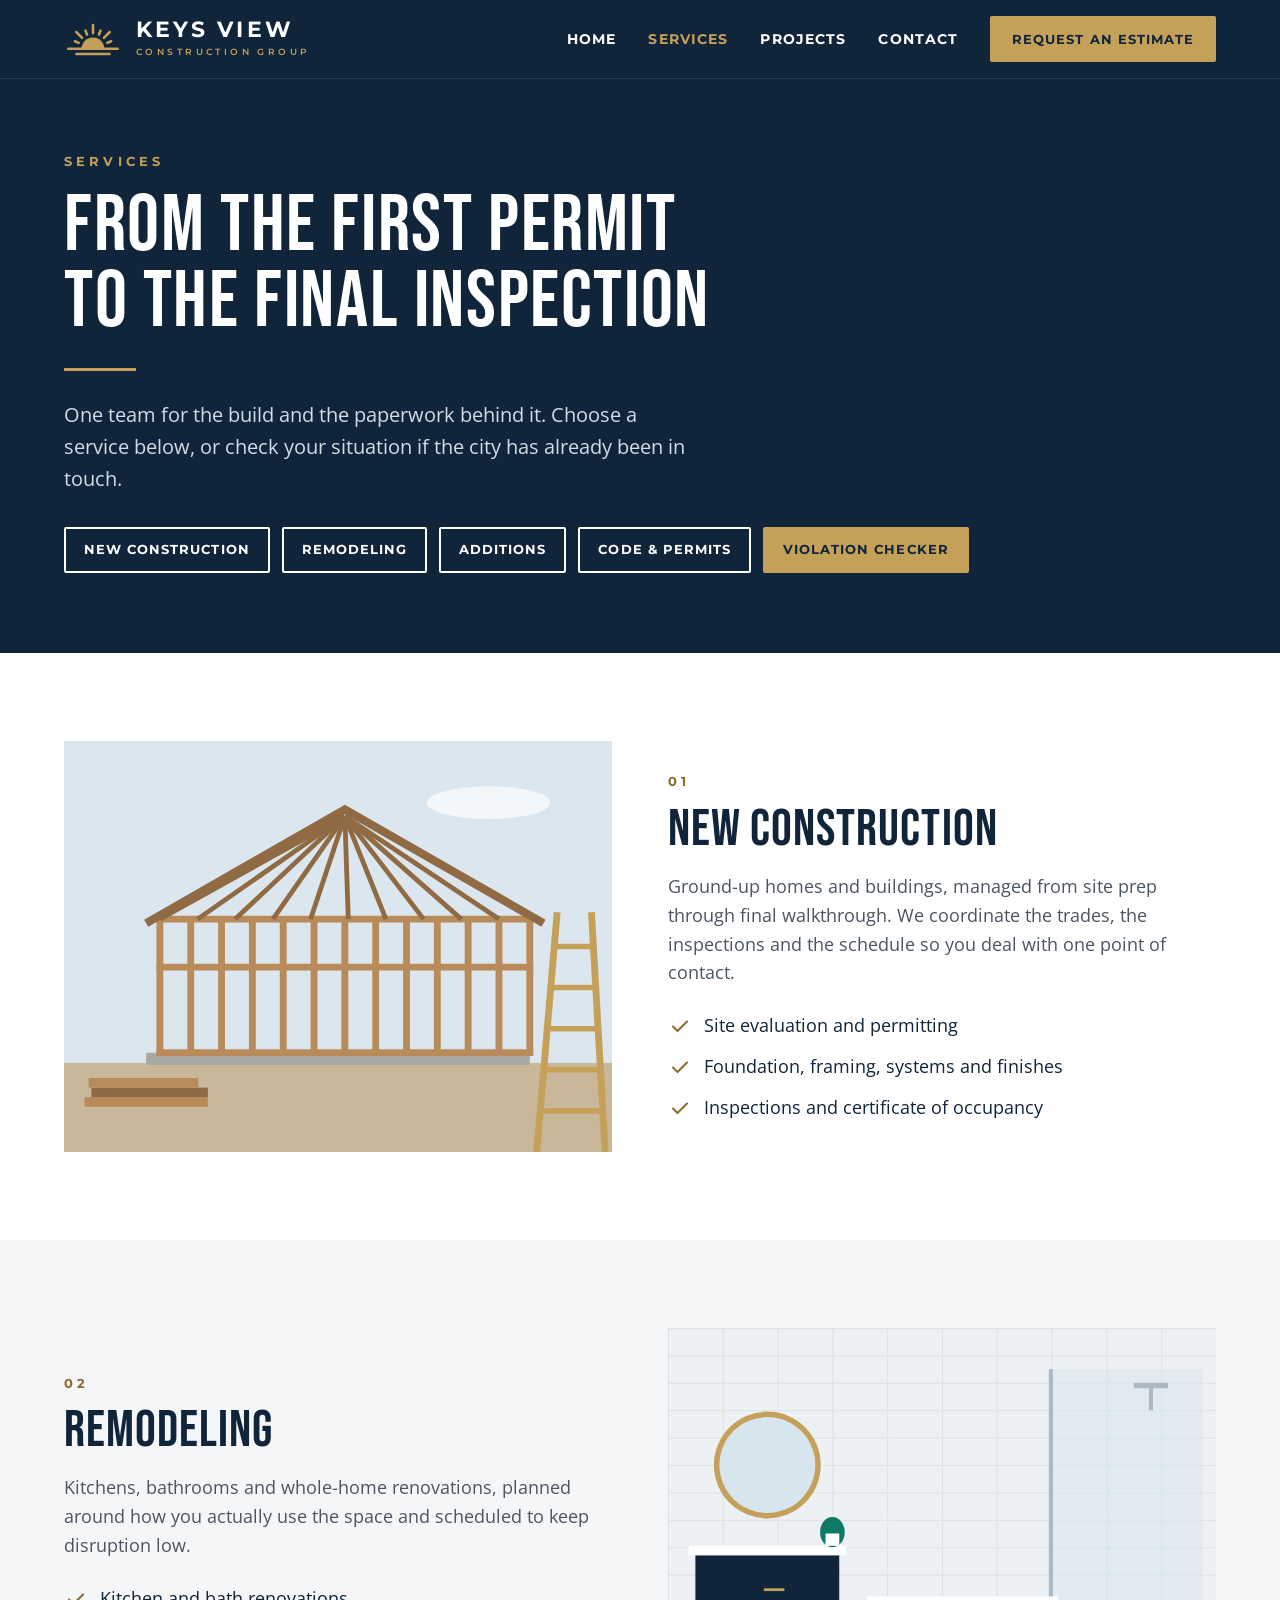
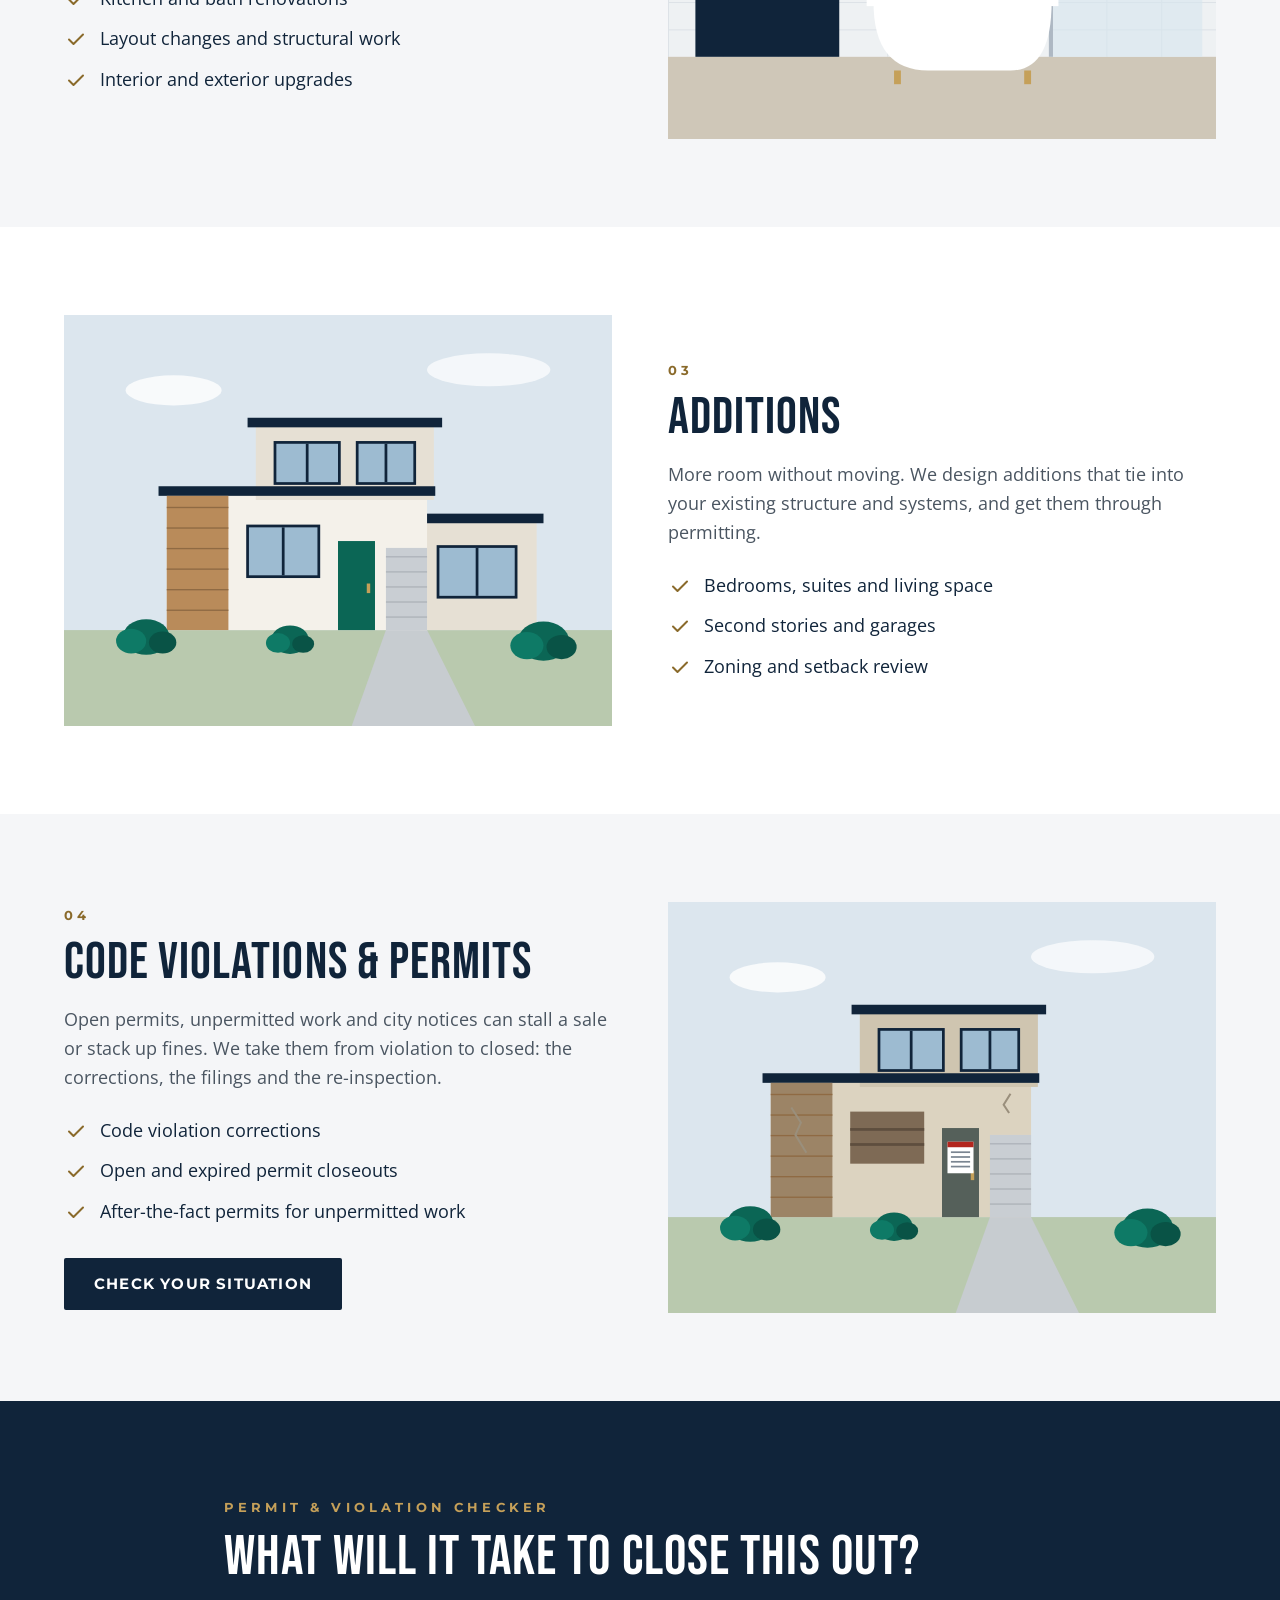
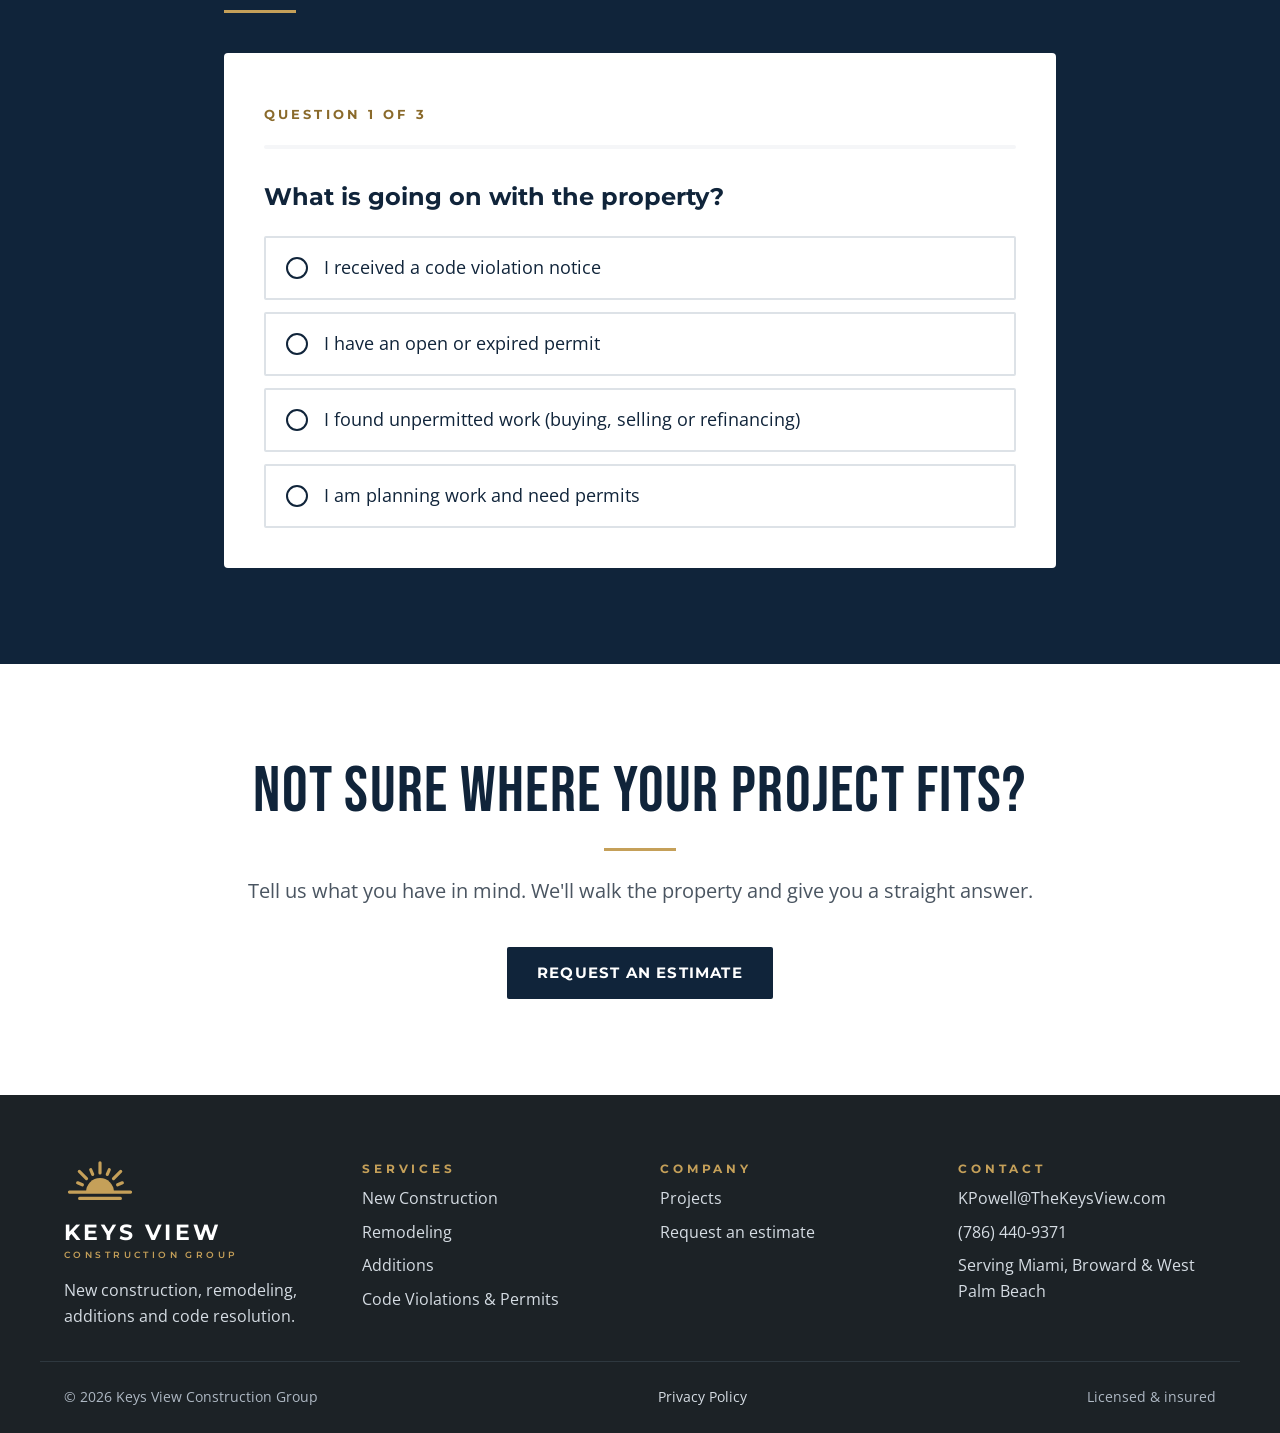
<file: services.html>
<!doctype html>
<html lang="en">
<head>
<meta charset="utf-8">
<meta name="viewport" content="width=device-width, initial-scale=1">
<title>Services | Keys View Construction Group</title>
<meta name="description" content="New construction, remodeling, additions, and code violation and permit resolution. Check what it will take to close out your permit or violation.">
<meta property="og:title" content="Services | Keys View Construction Group">
<meta property="og:description" content="New construction, remodeling, additions, and code violation and permit resolution. Check what it will take to close out your permit or violation.">
<meta property="og:type" content="website">
<meta name="theme-color" content="#10243A">
<link rel="icon" href="images/favicon.svg" type="image/svg+xml">
<link rel="preconnect" href="https://fonts.googleapis.com">
<link rel="preconnect" href="https://fonts.gstatic.com" crossorigin>
<link href="https://fonts.googleapis.com/css2?family=Bebas+Neue&amp;family=Montserrat:wght@600;700&amp;family=Open+Sans:wght@400;600&amp;display=swap" rel="stylesheet">
<link rel="stylesheet" href="css/styles.css">
</head>
<body>
<a class="skip" href="#main">Skip to content</a>
<div style="font-family: 'Open Sans', system-ui, sans-serif; color: #10243A; background: #FFFFFF; font-size: 18px; line-height: 1.6">

<header style="background: #10243A">
  <div style="max-width: 1200px; margin: 0 auto; padding: 16px 24px; display: flex; flex-wrap: wrap; align-items: center; justify-content: space-between; gap: 16px">
    <a href="index.html" aria-label="Keys View Construction Group, home" style="display: flex; align-items: center; gap: 14px; text-decoration: none; color: #FFFFFF; min-height: 44px">
      <svg width="58" height="34" viewBox="4 4 56 33" fill="none" stroke="#C5A059" stroke-width="2.5" stroke-linecap="round" aria-hidden="true"><path d="M21 30a11 11 0 0 1 22 0z" fill="#C5A059" stroke="none"></path><path d="M18.14 24.26L14.44 22.72M21.39 19.39L15.74 13.74M26.26 16.14L24.72 12.44M32 15V7M37.74 16.14L39.28 12.44M42.61 19.39L48.26 13.74M45.86 24.26L49.56 22.72M8 30H56M16 35H48"></path></svg>
      <span style="display: flex; flex-direction: column">
        <span style="font-family: Montserrat, system-ui, sans-serif; font-weight: 700; font-size: 22px; line-height: 1.1; letter-spacing: 0.14em">KEYS VIEW</span>
        <span style="font-family: Montserrat, system-ui, sans-serif; font-weight: 600; font-size: 9px; letter-spacing: 0.38em; color: #C5A059; margin-top: 3px">CONSTRUCTION GROUP</span>
      </span>
    </a>
    <nav aria-label="Main" style="display: flex; flex-wrap: wrap; align-items: center; gap: 8px 32px">
      <a class="navlink" href="index.html">Home</a>
      <a class="navlink" href="services.html" aria-current="page" style="color: #C5A059">Services</a>
      <a class="navlink" href="projects.html">Projects</a>
      <a class="navlink" href="contact.html">Contact</a>
      <a class="btn btn-gold" href="contact.html" style="min-height: 46px; padding: 0 20px; font-size: 13px">Request an estimate</a>
    </nav>
  </div>
</header>
<main id="main">

<section style="background: #10243A; color: #FFFFFF; border-top: 1px solid #22394F">
  <div style="max-width: 1200px; margin: 0 auto; padding: 72px 24px 80px">
    <p style="margin: 0 0 16px; font-family: Montserrat, system-ui, sans-serif; font-weight: 700; font-size: 13px; letter-spacing: 0.32em; color: #C5A059">SERVICES</p>
    <h1 style="margin: 0; font-family: 'Bebas Neue', Impact, sans-serif; font-weight: 400; font-size: 80px; line-height: 0.95; letter-spacing: 0.02em">From the first permit<br>to the final inspection</h1>
    <div style="width: 72px; height: 3px; background: #C5A059; margin: 28px 0"></div>
    <p style="margin: 0 0 32px; font-size: 20px; color: #D5DCE3; max-width: 640px">One team for the build and the paperwork behind it. Choose a service below, or check your situation if the city has already been in touch.</p>
    <nav aria-label="Jump to service" style="display: flex; flex-wrap: wrap; gap: 12px">
      <a class="btn btn-ghost" href="#new" style="min-height: 46px; font-size: 13px; padding: 0 18px">New Construction</a>
      <a class="btn btn-ghost" href="#remodel" style="min-height: 46px; font-size: 13px; padding: 0 18px">Remodeling</a>
      <a class="btn btn-ghost" href="#additions" style="min-height: 46px; font-size: 13px; padding: 0 18px">Additions</a>
      <a class="btn btn-ghost" href="#code" style="min-height: 46px; font-size: 13px; padding: 0 18px">Code &amp; Permits</a>
      <a class="btn btn-gold" href="#checker" style="min-height: 46px; font-size: 13px; padding: 0 18px">Violation checker</a>
    </nav>
  </div>
</section>

<section id="new" style="background: #FFFFFF">
  <div style="max-width: 1200px; margin: 0 auto; padding: 88px 24px; display: flex; flex-wrap: wrap; gap: 56px; align-items: center">
    <img src="images/framing.svg" alt="Wood framing and roof trusses of a new home under construction" style="flex: 1 1 440px; min-width: 0; width: 100%; aspect-ratio: 4 / 3; object-fit: cover; display: block">
    <div style="flex: 1 1 440px; min-width: 0">
      <p style="margin: 0 0 12px; font-family: Montserrat, system-ui, sans-serif; font-weight: 700; font-size: 13px; letter-spacing: 0.32em; color: #8A6A2B">01</p>
      <h2 style="margin: 0 0 16px; font-family: 'Bebas Neue', Impact, sans-serif; font-weight: 400; font-size: 52px; line-height: 1; letter-spacing: 0.02em">New Construction</h2>
      <p style="margin: 0 0 24px; color: #4A5561">Ground-up homes and buildings, managed from site prep through final walkthrough. We coordinate the trades, the inspections and the schedule so you deal with one point of contact.</p>
      <ul style="margin: 0; padding: 0; list-style: none; display: grid; gap: 12px">
        <li style="display: flex; gap: 12px"><svg width="24" height="24" viewBox="0 0 24 24" fill="none" stroke="#8A6A2B" stroke-width="2" stroke-linecap="round" stroke-linejoin="round" aria-hidden="true" style="flex: none; margin-top: 3px"><path d="M5 12.5l4.5 4.5L19 7.5"></path></svg>Site evaluation and permitting</li>
        <li style="display: flex; gap: 12px"><svg width="24" height="24" viewBox="0 0 24 24" fill="none" stroke="#8A6A2B" stroke-width="2" stroke-linecap="round" stroke-linejoin="round" aria-hidden="true" style="flex: none; margin-top: 3px"><path d="M5 12.5l4.5 4.5L19 7.5"></path></svg>Foundation, framing, systems and finishes</li>
        <li style="display: flex; gap: 12px"><svg width="24" height="24" viewBox="0 0 24 24" fill="none" stroke="#8A6A2B" stroke-width="2" stroke-linecap="round" stroke-linejoin="round" aria-hidden="true" style="flex: none; margin-top: 3px"><path d="M5 12.5l4.5 4.5L19 7.5"></path></svg>Inspections and certificate of occupancy</li>
      </ul>
    </div>
  </div>
</section>

<section id="remodel" style="background: #F5F6F8">
  <div style="max-width: 1200px; margin: 0 auto; padding: 88px 24px; display: flex; flex-wrap: wrap-reverse; gap: 56px; align-items: center">
    <div style="flex: 1 1 440px; min-width: 0">
      <p style="margin: 0 0 12px; font-family: Montserrat, system-ui, sans-serif; font-weight: 700; font-size: 13px; letter-spacing: 0.32em; color: #8A6A2B">02</p>
      <h2 style="margin: 0 0 16px; font-family: 'Bebas Neue', Impact, sans-serif; font-weight: 400; font-size: 52px; line-height: 1; letter-spacing: 0.02em">Remodeling</h2>
      <p style="margin: 0 0 24px; color: #4A5561">Kitchens, bathrooms and whole-home renovations, planned around how you actually use the space and scheduled to keep disruption low.</p>
      <ul style="margin: 0; padding: 0; list-style: none; display: grid; gap: 12px">
        <li style="display: flex; gap: 12px"><svg width="24" height="24" viewBox="0 0 24 24" fill="none" stroke="#8A6A2B" stroke-width="2" stroke-linecap="round" stroke-linejoin="round" aria-hidden="true" style="flex: none; margin-top: 3px"><path d="M5 12.5l4.5 4.5L19 7.5"></path></svg>Kitchen and bath renovations</li>
        <li style="display: flex; gap: 12px"><svg width="24" height="24" viewBox="0 0 24 24" fill="none" stroke="#8A6A2B" stroke-width="2" stroke-linecap="round" stroke-linejoin="round" aria-hidden="true" style="flex: none; margin-top: 3px"><path d="M5 12.5l4.5 4.5L19 7.5"></path></svg>Layout changes and structural work</li>
        <li style="display: flex; gap: 12px"><svg width="24" height="24" viewBox="0 0 24 24" fill="none" stroke="#8A6A2B" stroke-width="2" stroke-linecap="round" stroke-linejoin="round" aria-hidden="true" style="flex: none; margin-top: 3px"><path d="M5 12.5l4.5 4.5L19 7.5"></path></svg>Interior and exterior upgrades</li>
      </ul>
    </div>
    <img src="images/bath-after.svg" alt="Renovated bathroom with freestanding tub, navy vanity and glass shower" style="flex: 1 1 440px; min-width: 0; width: 100%; aspect-ratio: 4 / 3; object-fit: cover; display: block">
  </div>
</section>

<section id="additions" style="background: #FFFFFF">
  <div style="max-width: 1200px; margin: 0 auto; padding: 88px 24px; display: flex; flex-wrap: wrap; gap: 56px; align-items: center">
    <img src="images/addition-after.svg" alt="Home with a new single-story addition on the right side" style="flex: 1 1 440px; min-width: 0; width: 100%; aspect-ratio: 4 / 3; object-fit: cover; display: block">
    <div style="flex: 1 1 440px; min-width: 0">
      <p style="margin: 0 0 12px; font-family: Montserrat, system-ui, sans-serif; font-weight: 700; font-size: 13px; letter-spacing: 0.32em; color: #8A6A2B">03</p>
      <h2 style="margin: 0 0 16px; font-family: 'Bebas Neue', Impact, sans-serif; font-weight: 400; font-size: 52px; line-height: 1; letter-spacing: 0.02em">Additions</h2>
      <p style="margin: 0 0 24px; color: #4A5561">More room without moving. We design additions that tie into your existing structure and systems, and get them through permitting.</p>
      <ul style="margin: 0; padding: 0; list-style: none; display: grid; gap: 12px">
        <li style="display: flex; gap: 12px"><svg width="24" height="24" viewBox="0 0 24 24" fill="none" stroke="#8A6A2B" stroke-width="2" stroke-linecap="round" stroke-linejoin="round" aria-hidden="true" style="flex: none; margin-top: 3px"><path d="M5 12.5l4.5 4.5L19 7.5"></path></svg>Bedrooms, suites and living space</li>
        <li style="display: flex; gap: 12px"><svg width="24" height="24" viewBox="0 0 24 24" fill="none" stroke="#8A6A2B" stroke-width="2" stroke-linecap="round" stroke-linejoin="round" aria-hidden="true" style="flex: none; margin-top: 3px"><path d="M5 12.5l4.5 4.5L19 7.5"></path></svg>Second stories and garages</li>
        <li style="display: flex; gap: 12px"><svg width="24" height="24" viewBox="0 0 24 24" fill="none" stroke="#8A6A2B" stroke-width="2" stroke-linecap="round" stroke-linejoin="round" aria-hidden="true" style="flex: none; margin-top: 3px"><path d="M5 12.5l4.5 4.5L19 7.5"></path></svg>Zoning and setback review</li>
      </ul>
    </div>
  </div>
</section>

<section id="code" style="background: #F5F6F8">
  <div style="max-width: 1200px; margin: 0 auto; padding: 88px 24px; display: flex; flex-wrap: wrap-reverse; gap: 56px; align-items: center">
    <div style="flex: 1 1 440px; min-width: 0">
      <p style="margin: 0 0 12px; font-family: Montserrat, system-ui, sans-serif; font-weight: 700; font-size: 13px; letter-spacing: 0.32em; color: #8A6A2B">04</p>
      <h2 style="margin: 0 0 16px; font-family: 'Bebas Neue', Impact, sans-serif; font-weight: 400; font-size: 52px; line-height: 1; letter-spacing: 0.02em">Code Violations &amp; Permits</h2>
      <p style="margin: 0 0 24px; color: #4A5561">Open permits, unpermitted work and city notices can stall a sale or stack up fines. We take them from violation to closed: the corrections, the filings and the re-inspection.</p>
      <ul style="margin: 0 0 32px; padding: 0; list-style: none; display: grid; gap: 12px">
        <li style="display: flex; gap: 12px"><svg width="24" height="24" viewBox="0 0 24 24" fill="none" stroke="#8A6A2B" stroke-width="2" stroke-linecap="round" stroke-linejoin="round" aria-hidden="true" style="flex: none; margin-top: 3px"><path d="M5 12.5l4.5 4.5L19 7.5"></path></svg>Code violation corrections</li>
        <li style="display: flex; gap: 12px"><svg width="24" height="24" viewBox="0 0 24 24" fill="none" stroke="#8A6A2B" stroke-width="2" stroke-linecap="round" stroke-linejoin="round" aria-hidden="true" style="flex: none; margin-top: 3px"><path d="M5 12.5l4.5 4.5L19 7.5"></path></svg>Open and expired permit closeouts</li>
        <li style="display: flex; gap: 12px"><svg width="24" height="24" viewBox="0 0 24 24" fill="none" stroke="#8A6A2B" stroke-width="2" stroke-linecap="round" stroke-linejoin="round" aria-hidden="true" style="flex: none; margin-top: 3px"><path d="M5 12.5l4.5 4.5L19 7.5"></path></svg>After-the-fact permits for unpermitted work</li>
      </ul>
      <a class="btn btn-navy" href="#checker">Check your situation</a>
    </div>
    <img src="images/violation-before.svg" alt="Weathered home with a code violation notice posted on the front door" style="flex: 1 1 440px; min-width: 0; width: 100%; aspect-ratio: 4 / 3; object-fit: cover; display: block">
  </div>
</section>

<section id="checker" aria-labelledby="checker-h" style="background: #10243A; color: #FFFFFF">
  <div style="max-width: 880px; margin: 0 auto; padding: 96px 24px">
    <p style="margin: 0 0 12px; font-family: Montserrat, system-ui, sans-serif; font-weight: 700; font-size: 13px; letter-spacing: 0.32em; color: #C5A059">PERMIT &amp; VIOLATION CHECKER</p>
    <h2 id="checker-h" style="margin: 0; font-family: 'Bebas Neue', Impact, sans-serif; font-weight: 400; font-size: 56px; line-height: 1; letter-spacing: 0.02em">What will it take to close this out?</h2>
    <div style="width: 72px; height: 3px; background: #C5A059; margin: 24px 0 40px"></div>

    <div class="pad-box" style="background: #FFFFFF; color: #10243A; border-radius: 4px; padding: 40px">
      <div id="checker-app" aria-live="polite"></div>
    </div>
  </div>
</section>

<section style="background: #FFFFFF">
  <div style="max-width: 880px; margin: 0 auto; padding: 96px 24px; text-align: center">
    <h2 style="margin: 0; font-family: 'Bebas Neue', Impact, sans-serif; font-weight: 400; font-size: 64px; line-height: 1; letter-spacing: 0.02em">Not sure where your project fits?</h2>
    <div style="width: 72px; height: 3px; background: #C5A059; margin: 24px auto"></div>
    <p style="margin: 0 0 40px; font-size: 20px; color: #4A5561">Tell us what you have in mind. We'll walk the property and give you a straight answer.</p>
    <a class="btn btn-navy" href="contact.html">Request an estimate</a>
  </div>
</section>

</main>

<footer style="background: #1C2226; color: #D5DCE3">
  <div style="max-width: 1200px; margin: 0 auto; padding: 64px 24px 32px; display: grid; grid-template-columns: repeat(auto-fit, minmax(220px, 1fr)); gap: 40px">
    <div>
      <svg width="72" height="42" viewBox="4 4 56 33" fill="none" stroke="#C5A059" stroke-width="2.5" stroke-linecap="round" aria-hidden="true"><path d="M21 30a11 11 0 0 1 22 0z" fill="#C5A059" stroke="none"></path><path d="M18.14 24.26L14.44 22.72M21.39 19.39L15.74 13.74M26.26 16.14L24.72 12.44M32 15V7M37.74 16.14L39.28 12.44M42.61 19.39L48.26 13.74M45.86 24.26L49.56 22.72M8 30H56M16 35H48"></path></svg>
      <div style="margin-top: 12px; font-family: Montserrat, system-ui, sans-serif; font-weight: 700; font-size: 22px; line-height: 1.1; letter-spacing: 0.14em; color: #FFFFFF">KEYS VIEW</div>
      <div style="font-family: Montserrat, system-ui, sans-serif; font-weight: 600; font-size: 9px; letter-spacing: 0.38em; color: #C5A059; margin-top: 3px">CONSTRUCTION GROUP</div>
      <p style="margin: 16px 0 0; font-size: 16px">New construction, remodeling, additions and code resolution.</p>
    </div>
    <nav aria-label="Services" style="display: flex; flex-direction: column; gap: 8px; font-size: 16px">
      <span style="font-family: Montserrat, system-ui, sans-serif; font-weight: 700; font-size: 12px; letter-spacing: 0.32em; color: #C5A059">SERVICES</span>
      <a class="footlink" href="#new">New Construction</a>
      <a class="footlink" href="#remodel">Remodeling</a>
      <a class="footlink" href="#additions">Additions</a>
      <a class="footlink" href="#code">Code Violations &amp; Permits</a>
    </nav>
    <nav aria-label="Company" style="display: flex; flex-direction: column; gap: 8px; font-size: 16px">
      <span style="font-family: Montserrat, system-ui, sans-serif; font-weight: 700; font-size: 12px; letter-spacing: 0.32em; color: #C5A059">COMPANY</span>
      <a class="footlink" href="projects.html">Projects</a>
      <a class="footlink" href="contact.html">Request an estimate</a>    </nav>
    <div style="display: flex; flex-direction: column; gap: 8px; font-size: 16px">
      <span style="font-family: Montserrat, system-ui, sans-serif; font-weight: 700; font-size: 12px; letter-spacing: 0.32em; color: #C5A059">CONTACT</span>
      <a class="footlink" href="mailto:kpowell@thekeysview.com">KPowell@TheKeysView.com</a>
      <a class="footlink" href="tel:+17864409371">(786) 440-9371</a>
      <span>Serving Miami, Broward &amp; West Palm Beach</span>
    </div>
  </div>
  <div style="max-width: 1200px; margin: 0 auto; padding: 24px; border-top: 1px solid #2E383F; font-size: 14px; color: #AEB8C3; display: flex; flex-wrap: wrap; justify-content: space-between; gap: 12px">
    <span>© <span id="year">2026</span> Keys View Construction Group</span>
    <a class="footlink" href="privacy.html">Privacy Policy</a>
    <span>Licensed &amp; insured</span>
  </div>
</footer>

</div>

<script src="js/main.js" defer></script>
</body>
</html>
</file>
<file: css/styles.css>
/* Keys View Construction Group — site styles
   Palette: navy #10243A · gold #C5A059 · gold-ink #8A6A2B · emerald #0B6655 · slate #1C2226 */

*, *::before, *::after { box-sizing: border-box; }
html { scroll-behavior: smooth; }
body {
  margin: 0;
  background: #FFFFFF;
  color: #10243A;
  font-family: 'Open Sans', system-ui, sans-serif;
  font-size: 18px;
  line-height: 1.6;
}
img { max-width: 100%; }
a { color: #0B6655; }
a:hover { color: #10243A; }
:focus-visible { outline: 2px solid #C5A059; outline-offset: 3px; }
[hidden] { display: none !important; }

/* Skip link */
.skip { position: absolute; left: -9999px; top: 0; background: #C5A059; color: #10243A; padding: 12px 16px; z-index: 10; font-weight: 700; }
.skip:focus { left: 16px; top: 16px; }

/* Header + nav */
.navlink { color: #FFFFFF; text-decoration: none; font-family: Montserrat, system-ui, sans-serif; font-weight: 700; font-size: 14px; letter-spacing: .08em; text-transform: uppercase; min-height: 44px; display: inline-flex; align-items: center; }
.navlink:hover, .navlink[aria-current="page"] { color: #C5A059; }

/* Buttons */
.btn { display: inline-flex; align-items: center; justify-content: center; gap: 10px; min-height: 52px; padding: 0 28px; font-family: Montserrat, system-ui, sans-serif; font-weight: 700; font-size: 15px; letter-spacing: .08em; text-transform: uppercase; border-radius: 2px; text-decoration: none; cursor: pointer; border: 2px solid transparent; }
.btn:disabled { opacity: .45; cursor: not-allowed; }
.btn-sm { min-height: 44px; padding: 0 16px; font-size: 13px; }
.btn-gold { background: #C5A059; color: #10243A; } .btn-gold:hover { background: #D4B579; color: #10243A; }
.btn-navy { background: #10243A; color: #FFFFFF; } .btn-navy:hover { background: #1D3A5A; color: #FFFFFF; }
.btn-ghost { background: transparent; color: #FFFFFF; border-color: #FFFFFF; } .btn-ghost:hover { background: #FFFFFF; color: #10243A; }
.btn-line { background: #FFFFFF; color: #10243A; border-color: #10243A; } .btn-line:hover { background: #10243A; color: #FFFFFF; }
.btn-row { display: flex; flex-wrap: wrap; gap: 12px; }

/* Cards, tags, lists */
.card { transition: border-color .15s; } .card:hover { border-color: #C5A059; }
.tag { display: inline-block; padding: 4px 10px; background: #F5F6F8; color: #10243A; border-radius: 2px; font-family: Montserrat, system-ui, sans-serif; font-weight: 700; font-size: 12px; letter-spacing: .12em; text-transform: uppercase; }
.tag-green { background: #E3F0EC; color: #0B6655; }
.muted { color: #4A5561; }
.small { font-size: 16px; }
.eyebrow-ink { font-family: Montserrat, system-ui, sans-serif; font-weight: 700; font-size: 13px; letter-spacing: .24em; color: #8A6A2B; }
.checklist { margin: 0; padding: 0; list-style: none; display: grid; gap: 10px; }
.checklist li { display: flex; gap: 10px; }
.numlist { margin: 0; padding: 0; list-style: none; display: grid; gap: 12px; font-size: 17px; }
.numlist li { display: flex; gap: 12px; }
.num { flex: none; width: 28px; height: 28px; border-radius: 50%; background: #10243A; color: #C5A059; display: flex; align-items: center; justify-content: center; font-family: Montserrat, system-ui, sans-serif; font-weight: 700; font-size: 13px; }
.footlink { color: #D5DCE3; text-decoration: none; } .footlink:hover { color: #C5A059; }

/* Home: process timeline */
.step { display: flex; align-items: center; gap: 14px; min-height: 72px; padding: 14px 18px; text-align: left; border-radius: 2px; border: 1px solid #DDE2E7; background: #FFFFFF; color: #10243A; font: inherit; cursor: pointer; transition: background .15s; }
.step:hover { border-color: #10243A; }
.step-num { flex: none; width: 36px; height: 36px; border-radius: 50%; display: flex; align-items: center; justify-content: center; font-family: Montserrat, system-ui, sans-serif; font-weight: 700; font-size: 15px; background: #F5F6F8; color: #10243A; }
.step-title { font-family: Montserrat, system-ui, sans-serif; font-weight: 700; font-size: 16px; line-height: 1.25; }
.step.is-done .step-num { background: #C5A059; }
.step.is-active { background: #10243A; color: #FFFFFF; border-color: #10243A; }
.step.is-active .step-num { background: #C5A059; }

/* Services: checker */
.chk-head { display: flex; justify-content: space-between; align-items: center; gap: 16px; margin-bottom: 8px; min-height: 44px; }
.chk-bar { height: 4px; background: #F5F6F8; border-radius: 2px; margin-bottom: 32px; }
.chk-bar > div { height: 4px; background: #C5A059; border-radius: 2px; transition: width .2s; }
.chk-q { margin: 0 0 24px; font-family: Montserrat, system-ui, sans-serif; font-size: 24px; line-height: 1.3; }
.chk-opts { display: grid; gap: 12px; }
.opt { display: flex; align-items: center; gap: 16px; min-height: 64px; padding: 14px 20px; text-align: left; font: inherit; font-size: 18px; color: #10243A; background: #FFFFFF; border: 2px solid #DDE2E7; border-radius: 2px; cursor: pointer; transition: border-color .15s, background .15s; }
.opt:hover { border-color: #10243A; }
.opt.is-selected { border-color: #10243A; background: #F5F6F8; }
.opt-dot { flex: none; width: 22px; height: 22px; border-radius: 50%; border: 2px solid #10243A; display: flex; align-items: center; justify-content: center; }
.opt-dot span { width: 10px; height: 10px; border-radius: 50%; }
.opt.is-selected .opt-dot span { background: #10243A; }
.chk-result { margin: 16px 0 8px; font-family: 'Bebas Neue', Impact, sans-serif; font-weight: 400; font-size: 44px; line-height: 1.05; letter-spacing: .02em; }
.chk-urgent { display: flex; gap: 12px; padding: 16px 20px; border: 1px solid #C5A059; background: #FBF7EF; border-radius: 2px; margin-bottom: 28px; font-size: 17px; }
.chk-cols { display: flex; flex-wrap: wrap; gap: 32px; }
.chk-bring { flex: 1 1 260px; min-width: 0; background: #F5F6F8; padding: 24px; border-radius: 2px; }
.chk-h4 { margin: 0 0 12px; font-family: Montserrat, system-ui, sans-serif; font-size: 14px; letter-spacing: .2em; }

/* Projects */
.chip { min-height: 44px; padding: 0 18px; border-radius: 2px; border: 1px solid #10243A; background: #FFFFFF; color: #10243A; font-family: Montserrat, system-ui, sans-serif; font-weight: 700; font-size: 13px; letter-spacing: .08em; text-transform: uppercase; cursor: pointer; transition: background .15s, color .15s; }
.chip[aria-pressed="true"] { background: #10243A; color: #FFFFFF; }
.pcard { display: block; padding: 0; text-align: left; font: inherit; color: #10243A; background: #FFFFFF; border: 1px solid #DDE2E7; border-radius: 4px; overflow: hidden; cursor: pointer; transition: border-color .15s; }
.pcard:hover, .pcard.is-current { border-color: #C5A059; }
.pcard-img { position: relative; aspect-ratio: 4 / 3; }
.pcard-img img { width: 100%; height: 100%; object-fit: cover; display: block; }
.ba-tag { position: absolute; right: 16px; bottom: 16px; padding: 4px 10px; background: #C5A059; color: #10243A; border-radius: 2px; font-family: Montserrat, system-ui, sans-serif; font-weight: 700; font-size: 11px; letter-spacing: .12em; }
.pcard-body { padding: 24px; }
.pcard-body h3 { margin: 12px 0 4px; font-family: Montserrat, system-ui, sans-serif; font-size: 20px; line-height: 1.3; }
.pcard-body p { margin: 0; font-size: 16px; color: #4A5561; }
.slider { width: 100%; accent-color: #C5A059; height: 44px; cursor: ew-resize; }

/* Contact form */
.field { width: 100%; min-height: 52px; padding: 12px 16px; font: inherit; font-size: 18px; color: #10243A; background: #FFFFFF; border: 1px solid #8995A1; border-radius: 2px; }
.field:focus { border-color: #10243A; outline: 2px solid #C5A059; outline-offset: 1px; }
.lbl { display: block; margin-bottom: 8px; font-family: Montserrat, system-ui, sans-serif; font-weight: 700; font-size: 15px; }
.choice { display: flex; align-items: center; gap: 10px; min-height: 48px; padding: 0 16px; border: 1px solid #DDE2E7; border-radius: 2px; cursor: pointer; font-size: 17px; }
.choice input { width: 20px; height: 20px; accent-color: #10243A; }
/* Spam trap field: moved off-screen so people never see it */
.hp { position: absolute !important; left: -10000px; top: auto; width: 1px; height: 1px; overflow: hidden; }

/* Privacy policy */
.legal h2 { margin: 48px 0 12px; font-family: Montserrat, system-ui, sans-serif; font-size: 22px; line-height: 1.3; }
.legal p, .legal li { color: #10243A; }
.legal ul { padding-left: 22px; }
.legal li { margin-bottom: 8px; }

/* Phones */
@media (max-width: 640px) {
  h1[style*="Bebas"] { font-size: 56px !important; }
  h2[style*="Bebas"] { font-size: 40px !important; }
  .pad-box { padding: 24px !important; }
}
</file>
